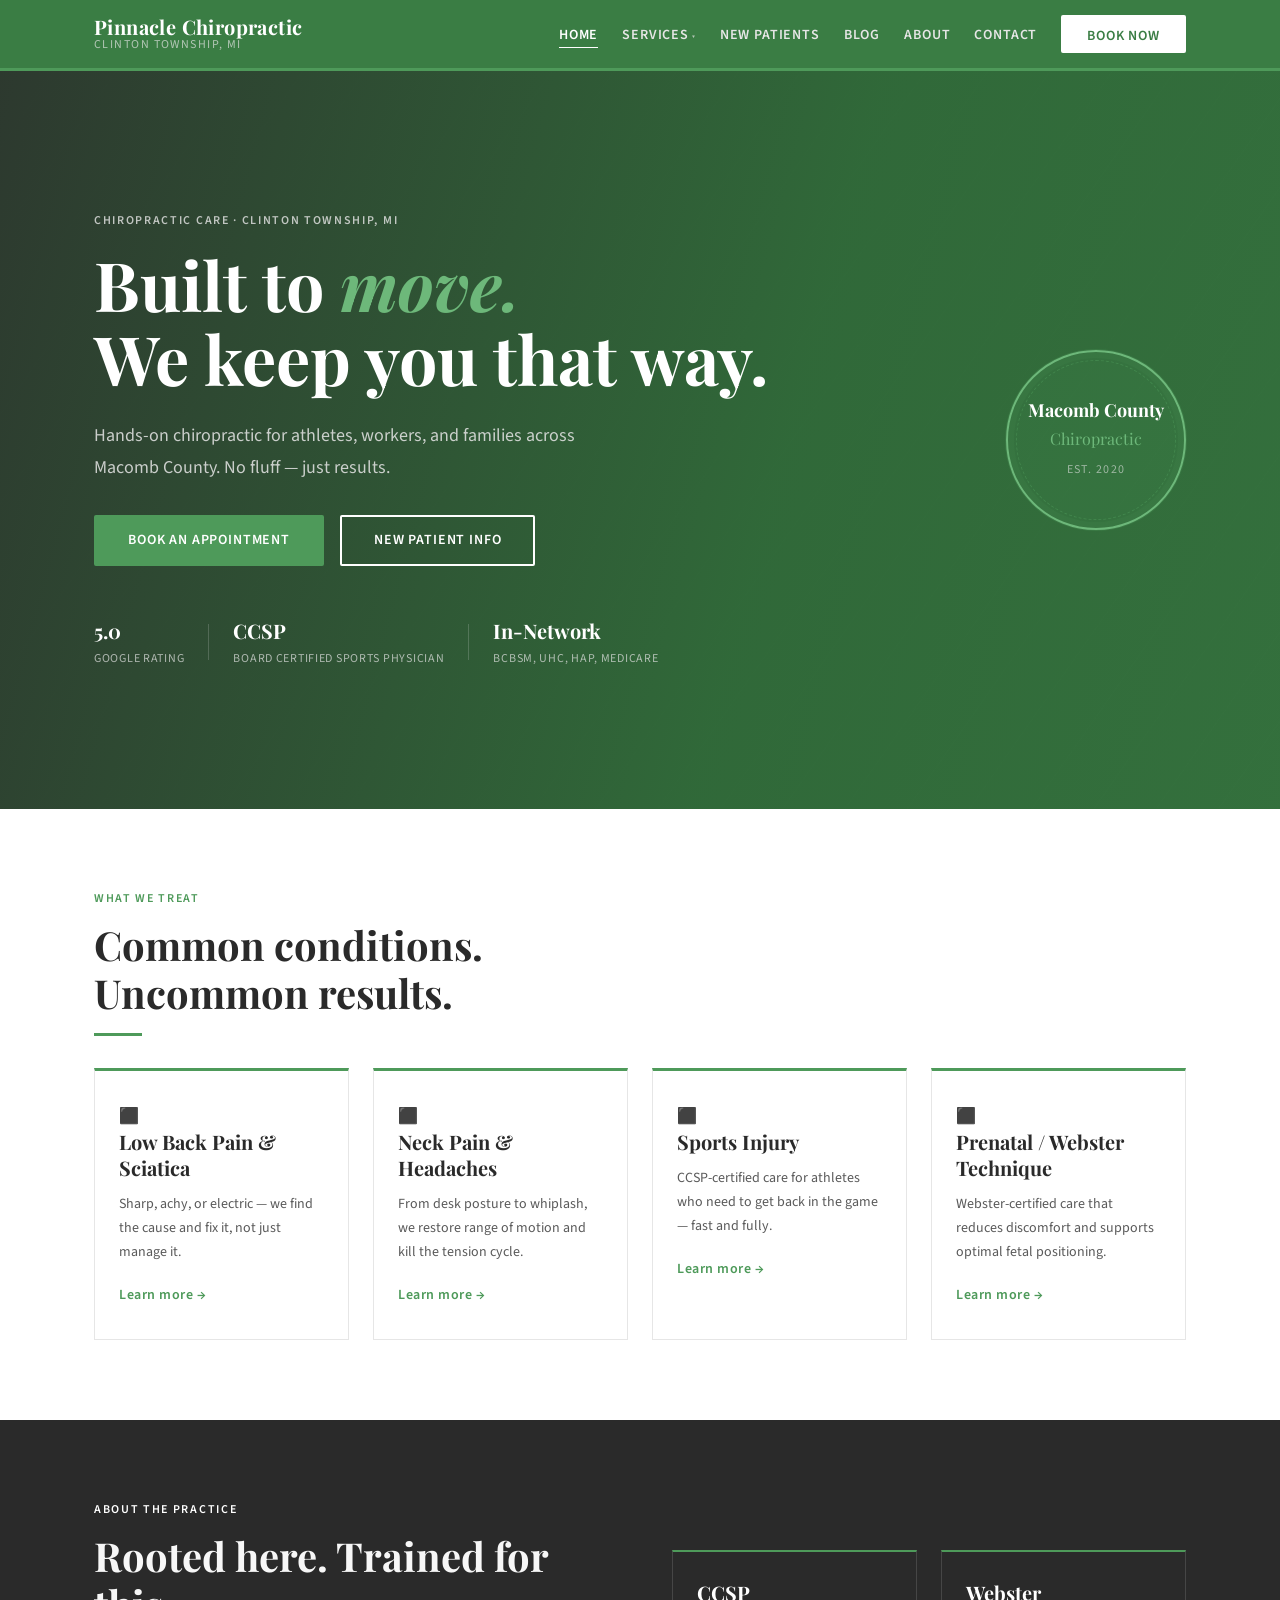
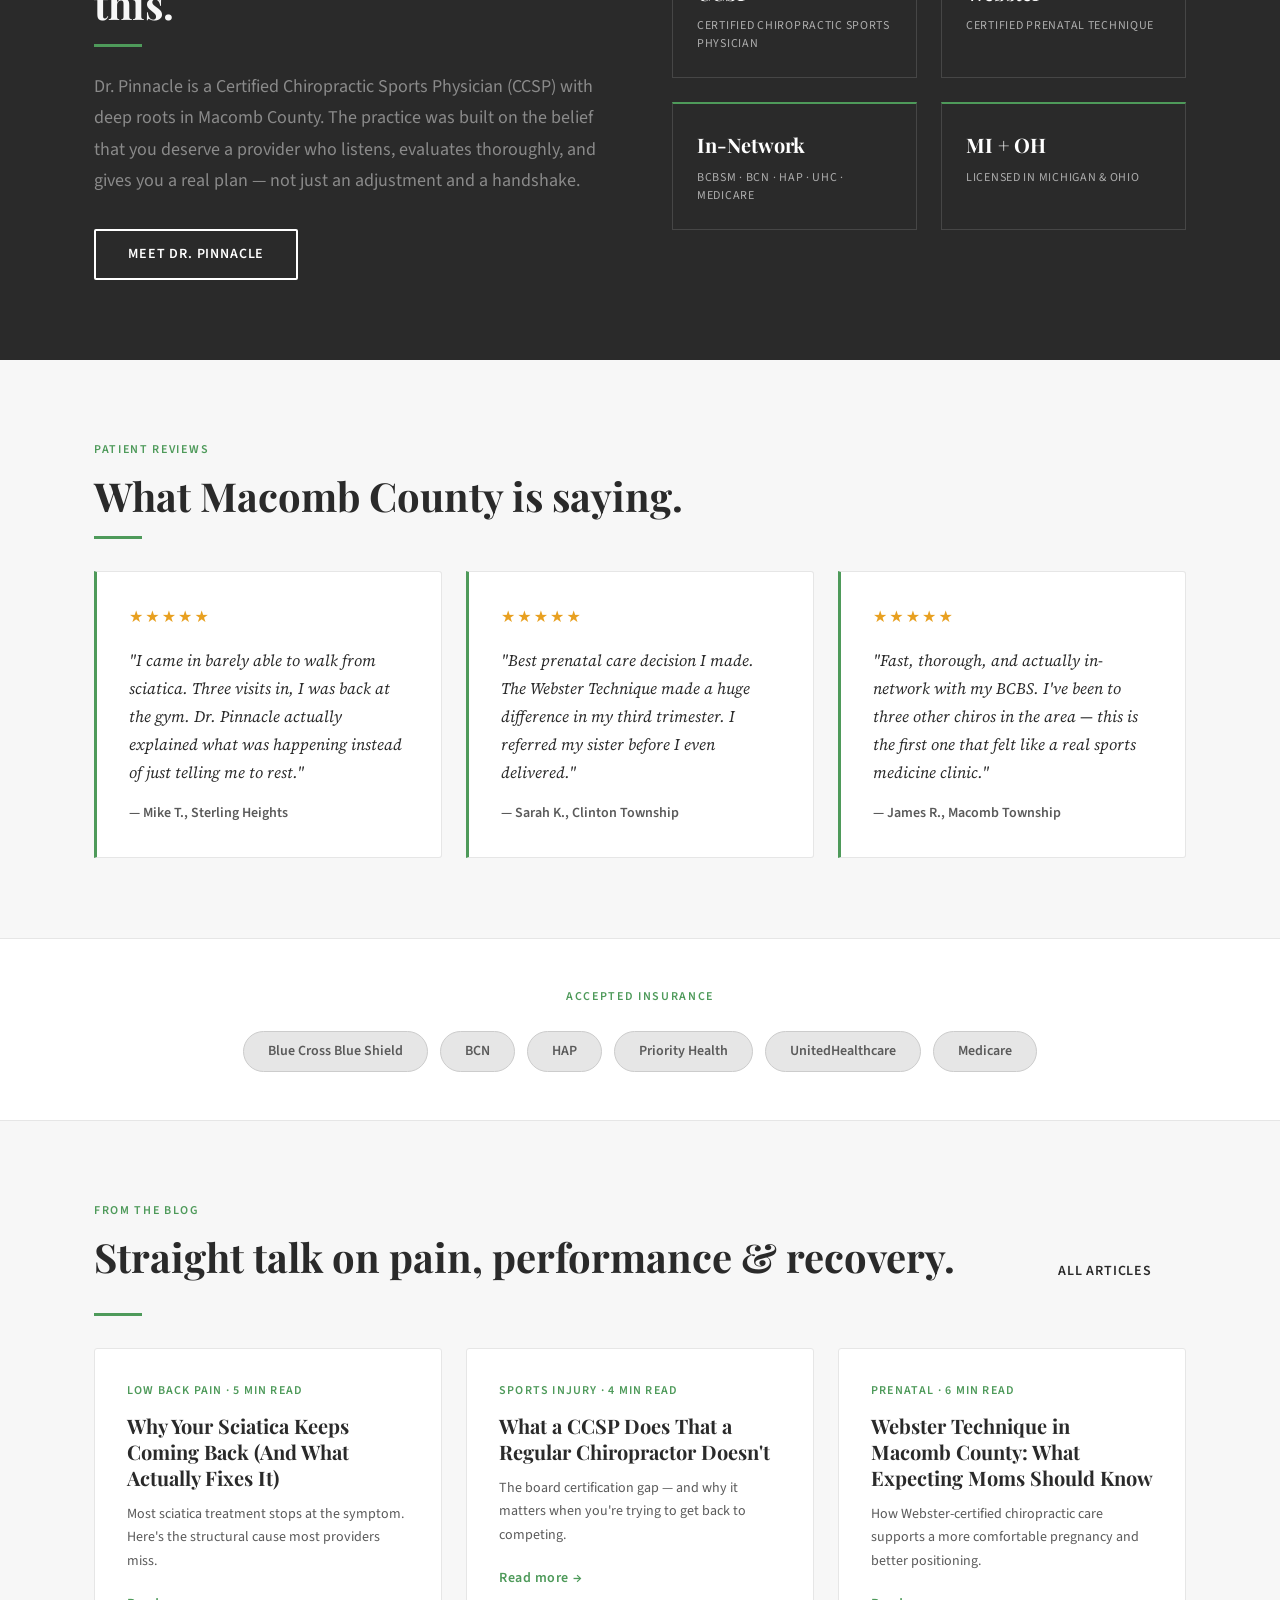
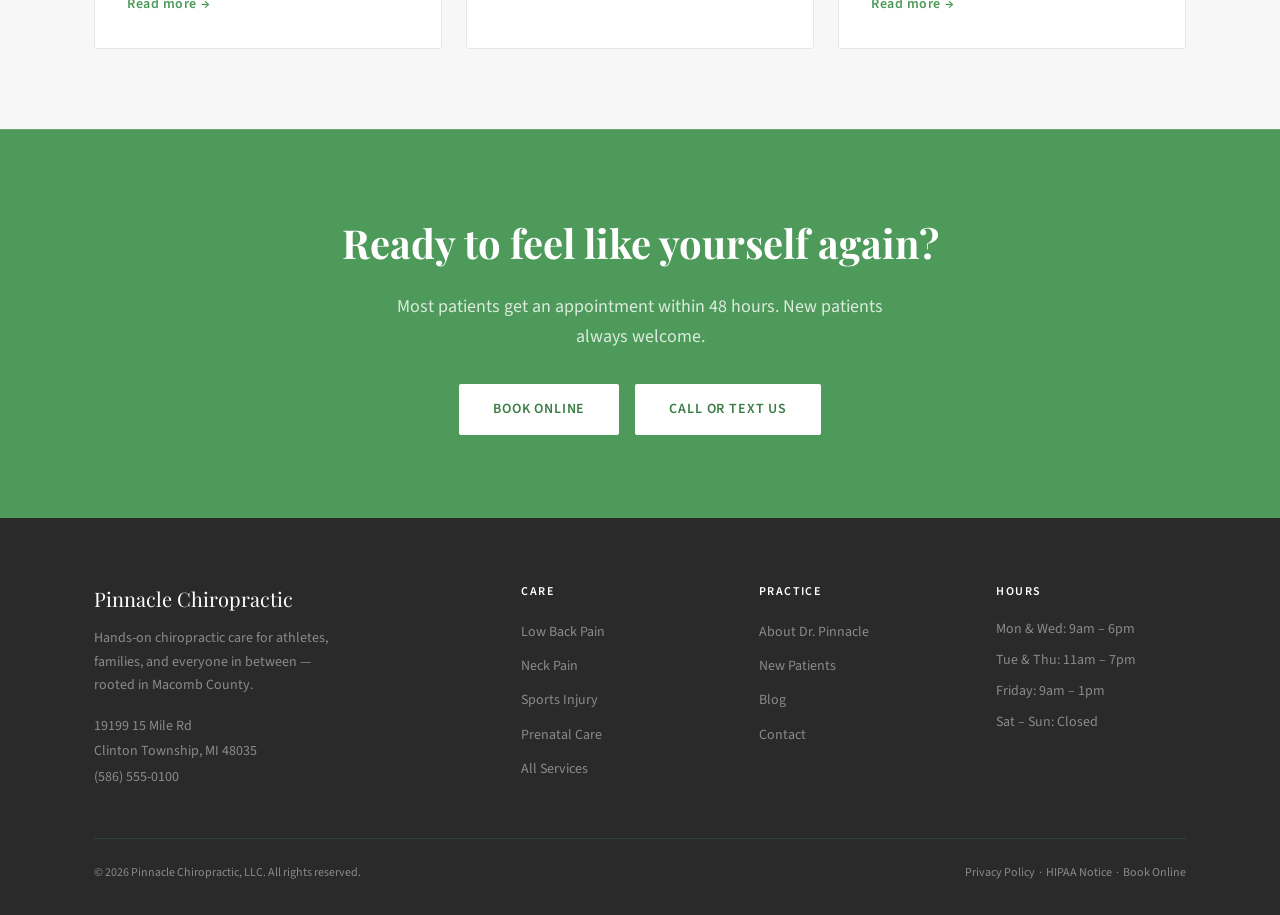
<file: index.html>
<!DOCTYPE html>
<html lang="en">
<head>
  <meta charset="UTF-8">
  <meta name="viewport" content="width=device-width, initial-scale=1.0">
  <meta name="description" content="Pinnacle Chiropractic in Clinton Township, MI — hands-on chiropractic care for low back pain, neck pain, sports injuries, and prenatal care. Book today.">
  <title>Pinnacle Chiropractic | Clinton Township, MI</title>
  <link rel="stylesheet" href="/css/style.css">
  <link rel="stylesheet" href="/css/home.css">

  <!-- Local Business Schema -->
  <script type="application/ld+json">
  {
    "@context": "https://schema.org",
    "@type": "MedicalBusiness",
    "name": "Pinnacle Chiropractic",
    "url": "https://pinnaclechiromi.com",
    "telephone": "+15865550100",
    "address": {
      "@type": "PostalAddress",
      "streetAddress": "19199 15 Mile Rd",
      "addressLocality": "Clinton Township",
      "addressRegion": "MI",
      "postalCode": "48035"
    },
    "geo": {
      "@type": "GeoCoordinates",
      "latitude": 42.5842,
      "longitude": -82.9260
    },
    "openingHoursSpecification": [
      { "@type": "OpeningHoursSpecification", "dayOfWeek": ["Monday","Wednesday"], "opens": "09:00", "closes": "18:00" },
      { "@type": "OpeningHoursSpecification", "dayOfWeek": ["Tuesday","Thursday"], "opens": "11:00", "closes": "19:00" },
      { "@type": "OpeningHoursSpecification", "dayOfWeek": "Friday", "opens": "09:00", "closes": "13:00" }
    ]
  }
  </script>
</head>
<body>

  <!-- NAV injected by layout.js -->

  <!-- ============================================================
       HERO
       To add your photo: replace the bg-placeholder div with:
       <img src="/images/hero-bg.jpg" alt="" class="hero-bg-img" aria-hidden="true">
       Recommended: wide landscape photo, at least 1600x900px
  ============================================================ -->
  <section class="home-hero">
    <!-- PHOTO SLOT: swap this div for an <img> tag when ready -->
    <div class="hero-bg-placeholder"></div>
    <div class="hero-overlay"></div>
    <div class="container hero-inner">
      <div class="hero-content">
        <p class="hero-eyebrow">Chiropractic Care · Clinton Township, MI</p>
        <h1>Built to <em>move.</em><br>We keep you that way.</h1>
        <p class="hero-sub">Hands-on chiropractic for athletes, workers, and families across Macomb County. No fluff — just results.</p>
        <div class="hero-actions">
          <a href="https://pinnaclechiro.janeapp.com" class="btn btn-primary" target="_blank" rel="noopener">Book an Appointment</a>
          <a href="/pages/new-patient.html" class="btn btn-outline">New Patient Info</a>
        </div>
        <div class="hero-trust">
          <div class="trust-item">
            <span class="trust-num">5.0</span>
            <span class="trust-label">Google Rating</span>
          </div>
          <div class="trust-divider"></div>
          <div class="trust-item">
            <span class="trust-num">CCSP</span>
            <span class="trust-label">Board Certified Sports Physician</span>
          </div>
          <div class="trust-divider"></div>
          <div class="trust-item">
            <span class="trust-num">In-Network</span>
            <span class="trust-label">BCBSM, UHC, HAP, Medicare</span>
          </div>
        </div>
      </div>
      <div class="hero-badge">
        <div class="badge-ring">
          <span class="badge-primary">Macomb County</span>
          <span class="badge-secondary">Chiropractic</span>
          <span class="badge-est">Est. 2020</span>
        </div>
      </div>
    </div>
  </section>

  <!-- ============================================================
       CONDITIONS GRID
  ============================================================ -->
  <section class="section bg-white" id="conditions">
    <div class="container">
      <p class="section-label">What We Treat</p>
      <h2 class="section-title">Common conditions.<br>Uncommon results.</h2>
      <div class="rule-divider"></div>

      <div class="conditions-grid">

        <a href="/pages/condition-low-back.html" class="condition-card">
          <div class="condition-icon">⬛</div>
          <h3>Low Back Pain &amp; Sciatica</h3>
          <p>Sharp, achy, or electric — we find the cause and fix it, not just manage it.</p>
          <span class="card-arrow">Learn more →</span>
        </a>

        <a href="/pages/condition-neck.html" class="condition-card">
          <div class="condition-icon">⬛</div>
          <h3>Neck Pain &amp; Headaches</h3>
          <p>From desk posture to whiplash, we restore range of motion and kill the tension cycle.</p>
          <span class="card-arrow">Learn more →</span>
        </a>

        <a href="/pages/condition-sports.html" class="condition-card">
          <div class="condition-icon">⬛</div>
          <h3>Sports Injury</h3>
          <p>CCSP-certified care for athletes who need to get back in the game — fast and fully.</p>
          <span class="card-arrow">Learn more →</span>
        </a>

        <a href="/pages/condition-prenatal.html" class="condition-card">
          <div class="condition-icon">⬛</div>
          <h3>Prenatal / Webster Technique</h3>
          <p>Webster-certified care that reduces discomfort and supports optimal fetal positioning.</p>
          <span class="card-arrow">Learn more →</span>
        </a>

      </div>
    </div>
  </section>

  <!-- ============================================================
       ABOUT STRIP
  ============================================================ -->
  <section class="section bg-dark about-strip">
    <div class="container about-strip-inner">
      <div class="about-text">
        <p class="section-label" style="color:var(--forest-light)">About the Practice</p>
        <h2 class="section-title" style="color:var(--cream)">Rooted here. Trained for this.</h2>
        <div class="rule-divider"></div>
        <p style="color:var(--slate-light);font-size:var(--text-lg);line-height:1.75;margin-bottom:var(--space-8)">
          Dr. Pinnacle is a Certified Chiropractic Sports Physician (CCSP) with deep roots in Macomb County. 
          The practice was built on the belief that you deserve a provider who listens, evaluates thoroughly, 
          and gives you a real plan — not just an adjustment and a handshake.
        </p>
        <a href="/pages/about.html" class="btn btn-outline">Meet Dr. Pinnacle</a>
      </div>
      <div class="about-credentials">
        <div class="cred-item">
          <span class="cred-title">CCSP</span>
          <span class="cred-desc">Certified Chiropractic Sports Physician</span>
        </div>
        <div class="cred-item">
          <span class="cred-title">Webster</span>
          <span class="cred-desc">Certified Prenatal Technique</span>
        </div>
        <div class="cred-item">
          <span class="cred-title">In-Network</span>
          <span class="cred-desc">BCBSM · BCN · HAP · UHC · Medicare</span>
        </div>
        <div class="cred-item">
          <span class="cred-title">MI + OH</span>
          <span class="cred-desc">Licensed in Michigan &amp; Ohio</span>
        </div>
      </div>
    </div>
  </section>

  <!-- ============================================================
       TESTIMONIALS
  ============================================================ -->
  <section class="section bg-cream" id="reviews">
    <div class="container">
      <p class="section-label">Patient Reviews</p>
      <h2 class="section-title">What Macomb County is saying.</h2>
      <div class="rule-divider"></div>

      <div class="testimonials-grid">
        <div class="testimonial">
          <div class="stars">★★★★★</div>
          <p>"I came in barely able to walk from sciatica. Three visits in, I was back at the gym. Dr. Pinnacle actually explained what was happening instead of just telling me to rest."</p>
          <div class="testimonial-author">— Mike T., Sterling Heights</div>
        </div>
        <div class="testimonial">
          <div class="stars">★★★★★</div>
          <p>"Best prenatal care decision I made. The Webster Technique made a huge difference in my third trimester. I referred my sister before I even delivered."</p>
          <div class="testimonial-author">— Sarah K., Clinton Township</div>
        </div>
        <div class="testimonial">
          <div class="stars">★★★★★</div>
          <p>"Fast, thorough, and actually in-network with my BCBS. I've been to three other chiros in the area — this is the first one that felt like a real sports medicine clinic."</p>
          <div class="testimonial-author">— James R., Macomb Township</div>
        </div>
      </div>
    </div>
  </section>

  <!-- ============================================================
       INSURANCE STRIP
  ============================================================ -->
  <section class="section-sm bg-white insurance-strip">
    <div class="container">
      <p class="section-label" style="text-align:center;margin-bottom:var(--space-6)">Accepted Insurance</p>
      <div class="insurance-logos">
        <span class="ins-badge">Blue Cross Blue Shield</span>
        <span class="ins-badge">BCN</span>
        <span class="ins-badge">HAP</span>
        <span class="ins-badge">Priority Health</span>
        <span class="ins-badge">UnitedHealthcare</span>
        <span class="ins-badge">Medicare</span>
      </div>
    </div>
  </section>

  <!-- ============================================================
       BLOG PREVIEW
  ============================================================ -->
  <section class="section bg-cream" id="blog-preview">
    <div class="container">
      <div class="blog-preview-header">
        <div>
          <p class="section-label">From the Blog</p>
          <h2 class="section-title">Straight talk on pain, performance &amp; recovery.</h2>
        </div>
        <a href="/pages/blog.html" class="btn btn-brown">All Articles</a>
      </div>
      <div class="rule-divider"></div>

      <div class="blog-grid">
        <a href="/pages/blog.html" class="blog-card">
          <div class="blog-card-meta">Low Back Pain · 5 min read</div>
          <h3>Why Your Sciatica Keeps Coming Back (And What Actually Fixes It)</h3>
          <p>Most sciatica treatment stops at the symptom. Here's the structural cause most providers miss.</p>
          <span class="card-arrow">Read more →</span>
        </a>
        <a href="/pages/blog.html" class="blog-card">
          <div class="blog-card-meta">Sports Injury · 4 min read</div>
          <h3>What a CCSP Does That a Regular Chiropractor Doesn't</h3>
          <p>The board certification gap — and why it matters when you're trying to get back to competing.</p>
          <span class="card-arrow">Read more →</span>
        </a>
        <a href="/pages/blog.html" class="blog-card">
          <div class="blog-card-meta">Prenatal · 6 min read</div>
          <h3>Webster Technique in Macomb County: What Expecting Moms Should Know</h3>
          <p>How Webster-certified chiropractic care supports a more comfortable pregnancy and better positioning.</p>
          <span class="card-arrow">Read more →</span>
        </a>
      </div>
    </div>
  </section>

  <!-- ============================================================
       FINAL CTA
  ============================================================ -->
  <section class="section bg-primary final-cta">
    <div class="container" style="text-align:center">
      <h2 style="font-family:var(--font-display);font-size:clamp(var(--text-2xl),4vw,var(--text-4xl));color:var(--white);margin-bottom:var(--space-4)">
        Ready to feel like yourself again?
      </h2>
      <p style="color:rgba(255,255,255,0.8);font-size:var(--text-lg);margin-bottom:var(--space-8);max-width:500px;margin-inline:auto">
        Most patients get an appointment within 48 hours. New patients always welcome.
      </p>
      <div style="display:flex;gap:var(--space-4);justify-content:center;flex-wrap:wrap">
        <a href="https://pinnaclechiro.janeapp.com" class="btn" style="background:var(--white);color:var(--primary-dark);border-color:var(--white)">Book Online</a>
        <a href="/pages/contact.html" class="btn" style="background:var(--white);color:var(--primary-dark);border-color:var(--white)">Call or Text Us</a>
      </div>
    </div>
  </section>

  <!-- FOOTER injected by layout.js -->

  <script src="/js/layout.js"></script>
</body>
</html>
</file>
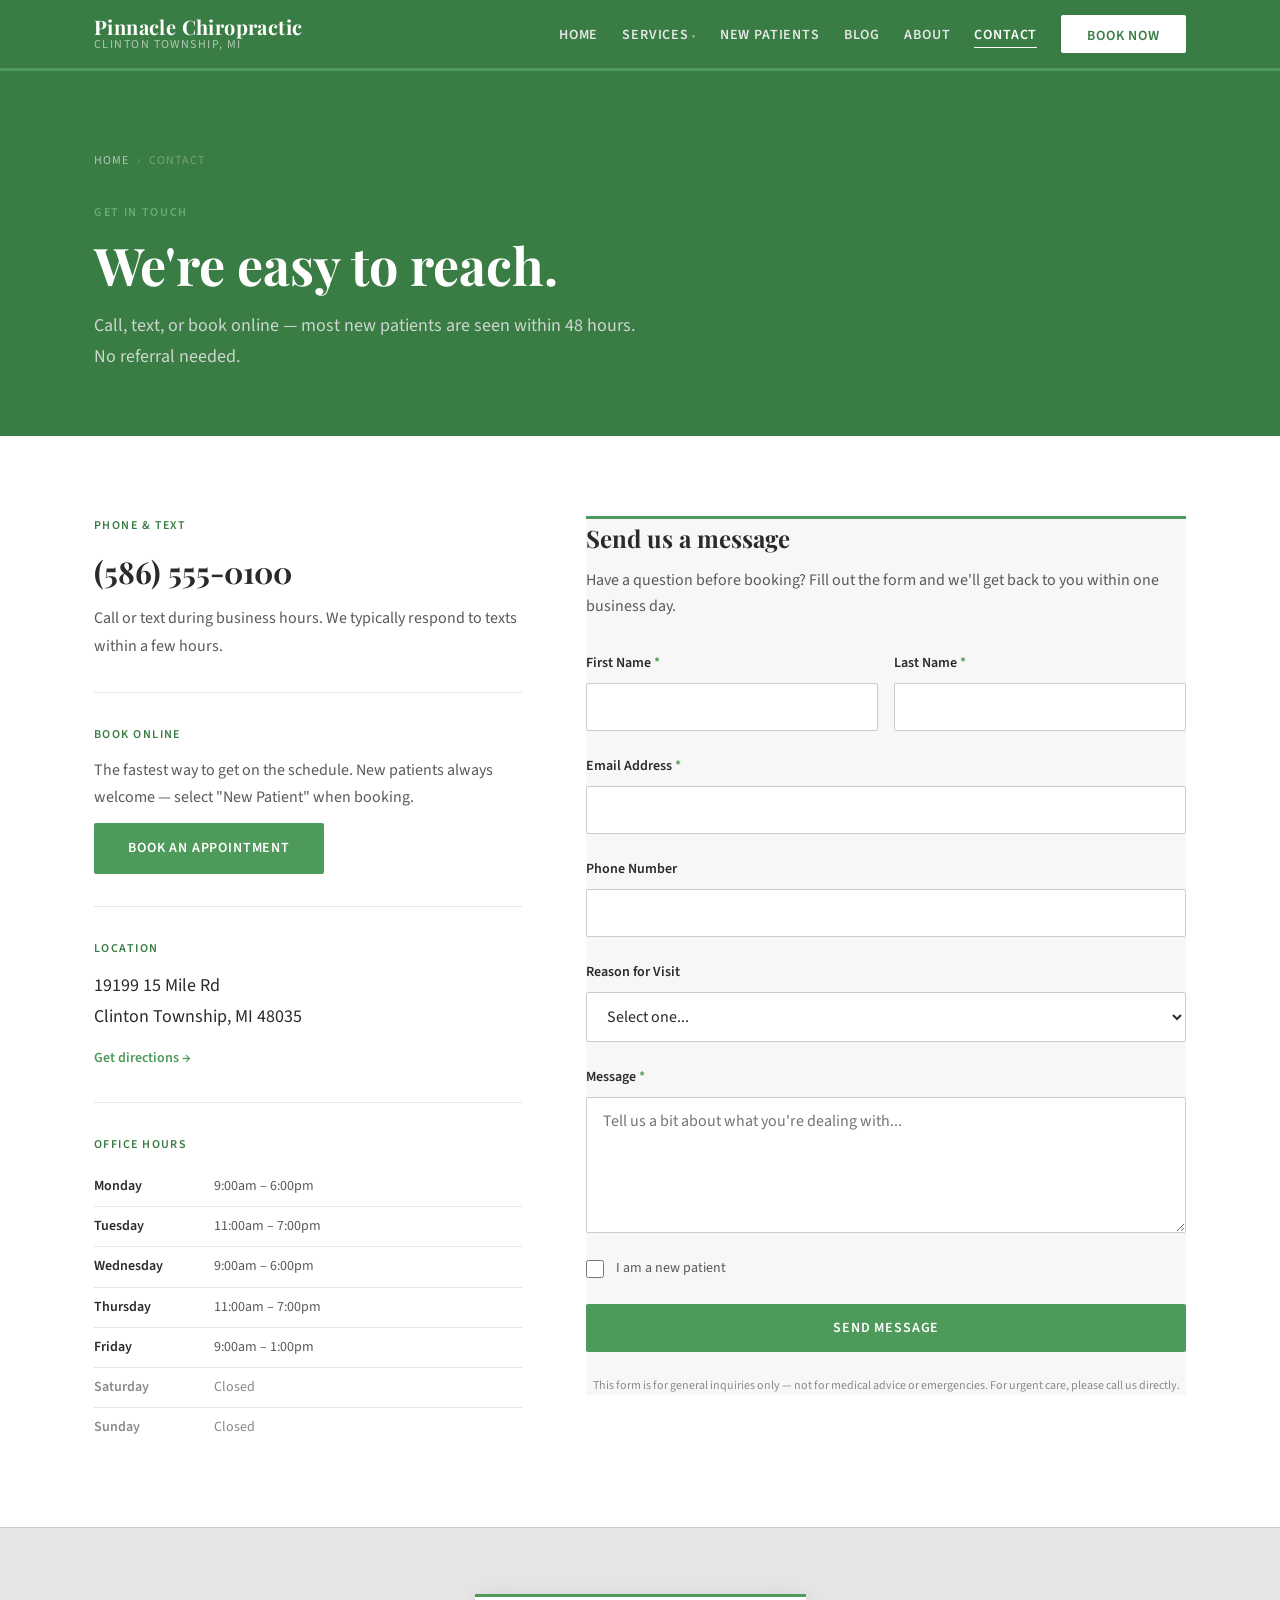
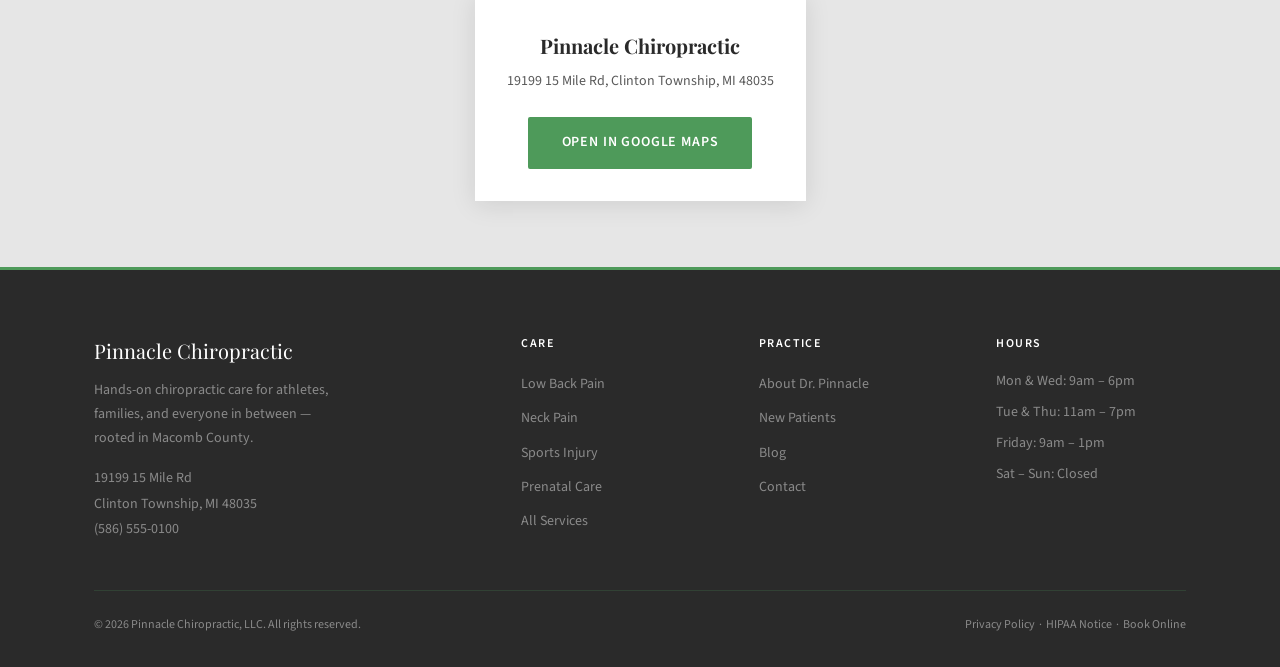
<file: pages/contact.html>
<!DOCTYPE html>
<html lang="en">
<head>
  <meta charset="UTF-8">
  <meta name="viewport" content="width=device-width, initial-scale=1.0">
  <meta name="description" content="Contact Pinnacle Chiropractic in Clinton Township, MI. Call, text, or book online — most new patients seen within 48 hours. Serving Macomb County.">
  <title>Contact | Pinnacle Chiropractic | Clinton Township, MI</title>
  <link rel="stylesheet" href="/css/style.css">
  <link rel="stylesheet" href="/css/interior.css">
  <link rel="stylesheet" href="/css/contact.css">
</head>
<body>

  <section class="page-hero">
    <div class="container">
      <nav class="breadcrumb" aria-label="Breadcrumb">
        <a href="/index.html">Home</a>
        <span>›</span>
        <span>Contact</span>
      </nav>
      <p class="eyebrow">Get In Touch</p>
      <h1>We're easy to reach.</h1>
      <p>Call, text, or book online — most new patients are seen within 48 hours. No referral needed.</p>
    </div>
  </section>

  <!-- ============================================================
       CONTACT GRID
  ============================================================ -->
  <section class="section bg-white">
    <div class="container">
      <div class="contact-grid">

        <!-- LEFT: Info -->
        <div class="contact-info">

          <div class="contact-block">
            <h3>Phone &amp; Text</h3>
            <a href="tel:5865550100" class="contact-phone">(586) 555-0100</a>
            <p>Call or text during business hours. We typically respond to texts within a few hours.</p>
          </div>

          <div class="contact-block">
            <h3>Book Online</h3>
            <p>The fastest way to get on the schedule. New patients always welcome — select "New Patient" when booking.</p>
            <a href="https://pinnaclechiro.janeapp.com" class="btn btn-primary" target="_blank" rel="noopener" style="margin-top:var(--space-3)">Book an Appointment</a>
          </div>

          <div class="contact-block">
            <h3>Location</h3>
            <address class="contact-address">
              19199 15 Mile Rd<br>
              Clinton Township, MI 48035
            </address>
            <a href="https://maps.google.com/?q=19199+15+Mile+Rd+Clinton+Township+MI+48035" target="_blank" rel="noopener" class="map-link">Get directions →</a>
          </div>

          <div class="contact-block">
            <h3>Office Hours</h3>
            <table class="hours-table">
              <tr><td>Monday</td><td>9:00am – 6:00pm</td></tr>
              <tr><td>Tuesday</td><td>11:00am – 7:00pm</td></tr>
              <tr><td>Wednesday</td><td>9:00am – 6:00pm</td></tr>
              <tr><td>Thursday</td><td>11:00am – 7:00pm</td></tr>
              <tr><td>Friday</td><td>9:00am – 1:00pm</td></tr>
              <tr class="closed"><td>Saturday</td><td>Closed</td></tr>
              <tr class="closed"><td>Sunday</td><td>Closed</td></tr>
            </table>
          </div>

        </div>

        <!-- RIGHT: Form -->
        <div class="contact-form-wrap">
          <h2>Send us a message</h2>
          <p>Have a question before booking? Fill out the form and we'll get back to you within one business day.</p>

          <form class="contact-form" name="contact" method="POST" data-netlify="true" netlify-honeypot="bot-field">
            <input type="hidden" name="form-name" value="contact">
            <p class="hidden"><label>Don't fill this out: <input name="bot-field"></label></p>

            <div class="form-row">
              <div class="form-group">
                <label for="first-name">First Name <span class="required">*</span></label>
                <input type="text" id="first-name" name="first-name" required autocomplete="given-name">
              </div>
              <div class="form-group">
                <label for="last-name">Last Name <span class="required">*</span></label>
                <input type="text" id="last-name" name="last-name" required autocomplete="family-name">
              </div>
            </div>

            <div class="form-group">
              <label for="email">Email Address <span class="required">*</span></label>
              <input type="email" id="email" name="email" required autocomplete="email">
            </div>

            <div class="form-group">
              <label for="phone">Phone Number</label>
              <input type="tel" id="phone" name="phone" autocomplete="tel">
            </div>

            <div class="form-group">
              <label for="reason">Reason for Visit</label>
              <select id="reason" name="reason">
                <option value="">Select one...</option>
                <option>Low Back Pain / Sciatica</option>
                <option>Neck Pain / Headaches</option>
                <option>Sports Injury</option>
                <option>Prenatal / Webster Technique</option>
                <option>General Chiropractic Care</option>
                <option>Insurance Question</option>
                <option>Other</option>
              </select>
            </div>

            <div class="form-group">
              <label for="message">Message <span class="required">*</span></label>
              <textarea id="message" name="message" rows="5" required placeholder="Tell us a bit about what you're dealing with..."></textarea>
            </div>

            <div class="form-group form-check">
              <label class="checkbox-label">
                <input type="checkbox" name="new-patient">
                <span>I am a new patient</span>
              </label>
            </div>

            <button type="submit" class="btn btn-primary btn-full">Send Message</button>

            <p class="form-disclaimer">This form is for general inquiries only — not for medical advice or emergencies. For urgent care, please call us directly.</p>
          </form>
        </div>

      </div>
    </div>
  </section>

  <!-- ============================================================
       MAP EMBED PLACEHOLDER
  ============================================================ -->
  <div class="map-placeholder">
    <div class="map-overlay">
      <div class="map-card">
        <strong>Pinnacle Chiropractic</strong>
        <span>19199 15 Mile Rd, Clinton Township, MI 48035</span>
        <a href="https://maps.google.com/?q=19199+15+Mile+Rd+Clinton+Township+MI+48035" target="_blank" rel="noopener" class="btn btn-primary" style="margin-top:var(--space-4)">Open in Google Maps</a>
      </div>
    </div>
  </div>

  <script src="/js/layout.js"></script>
</body>
</html>
</file>
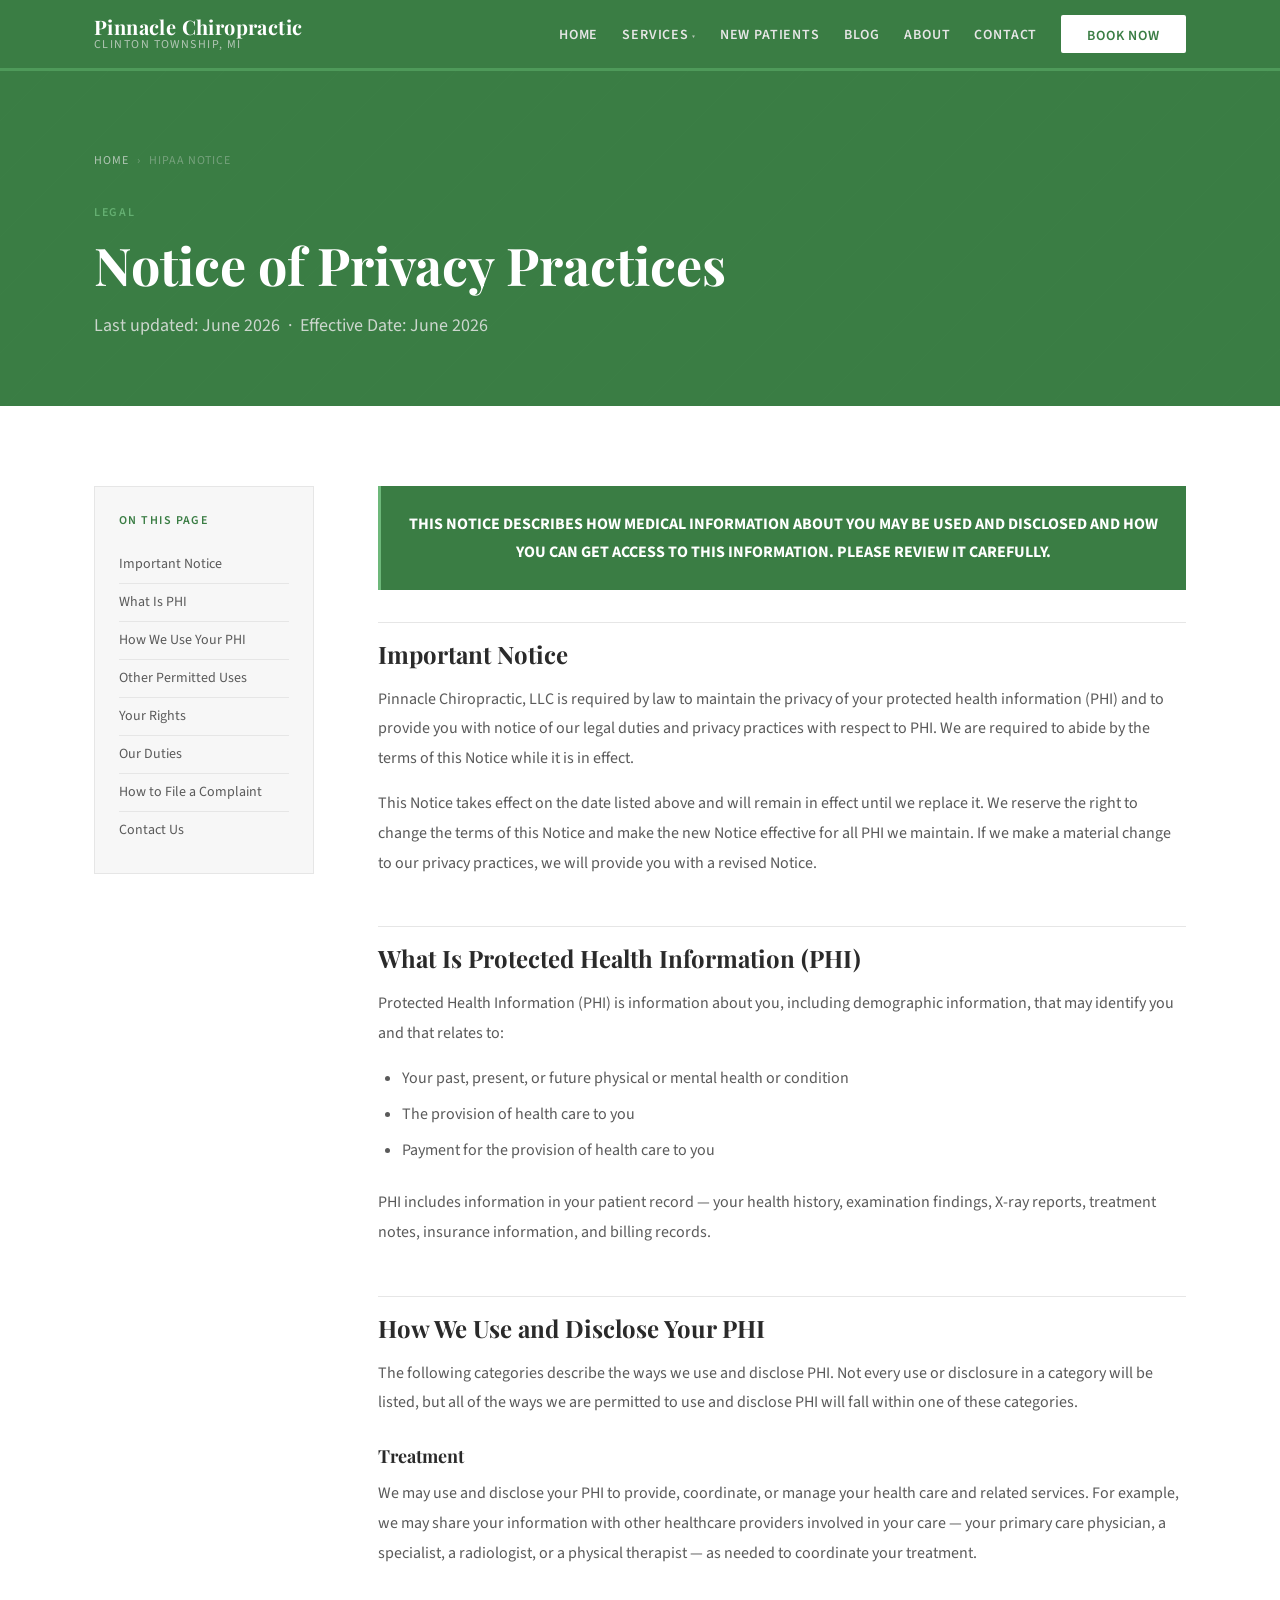
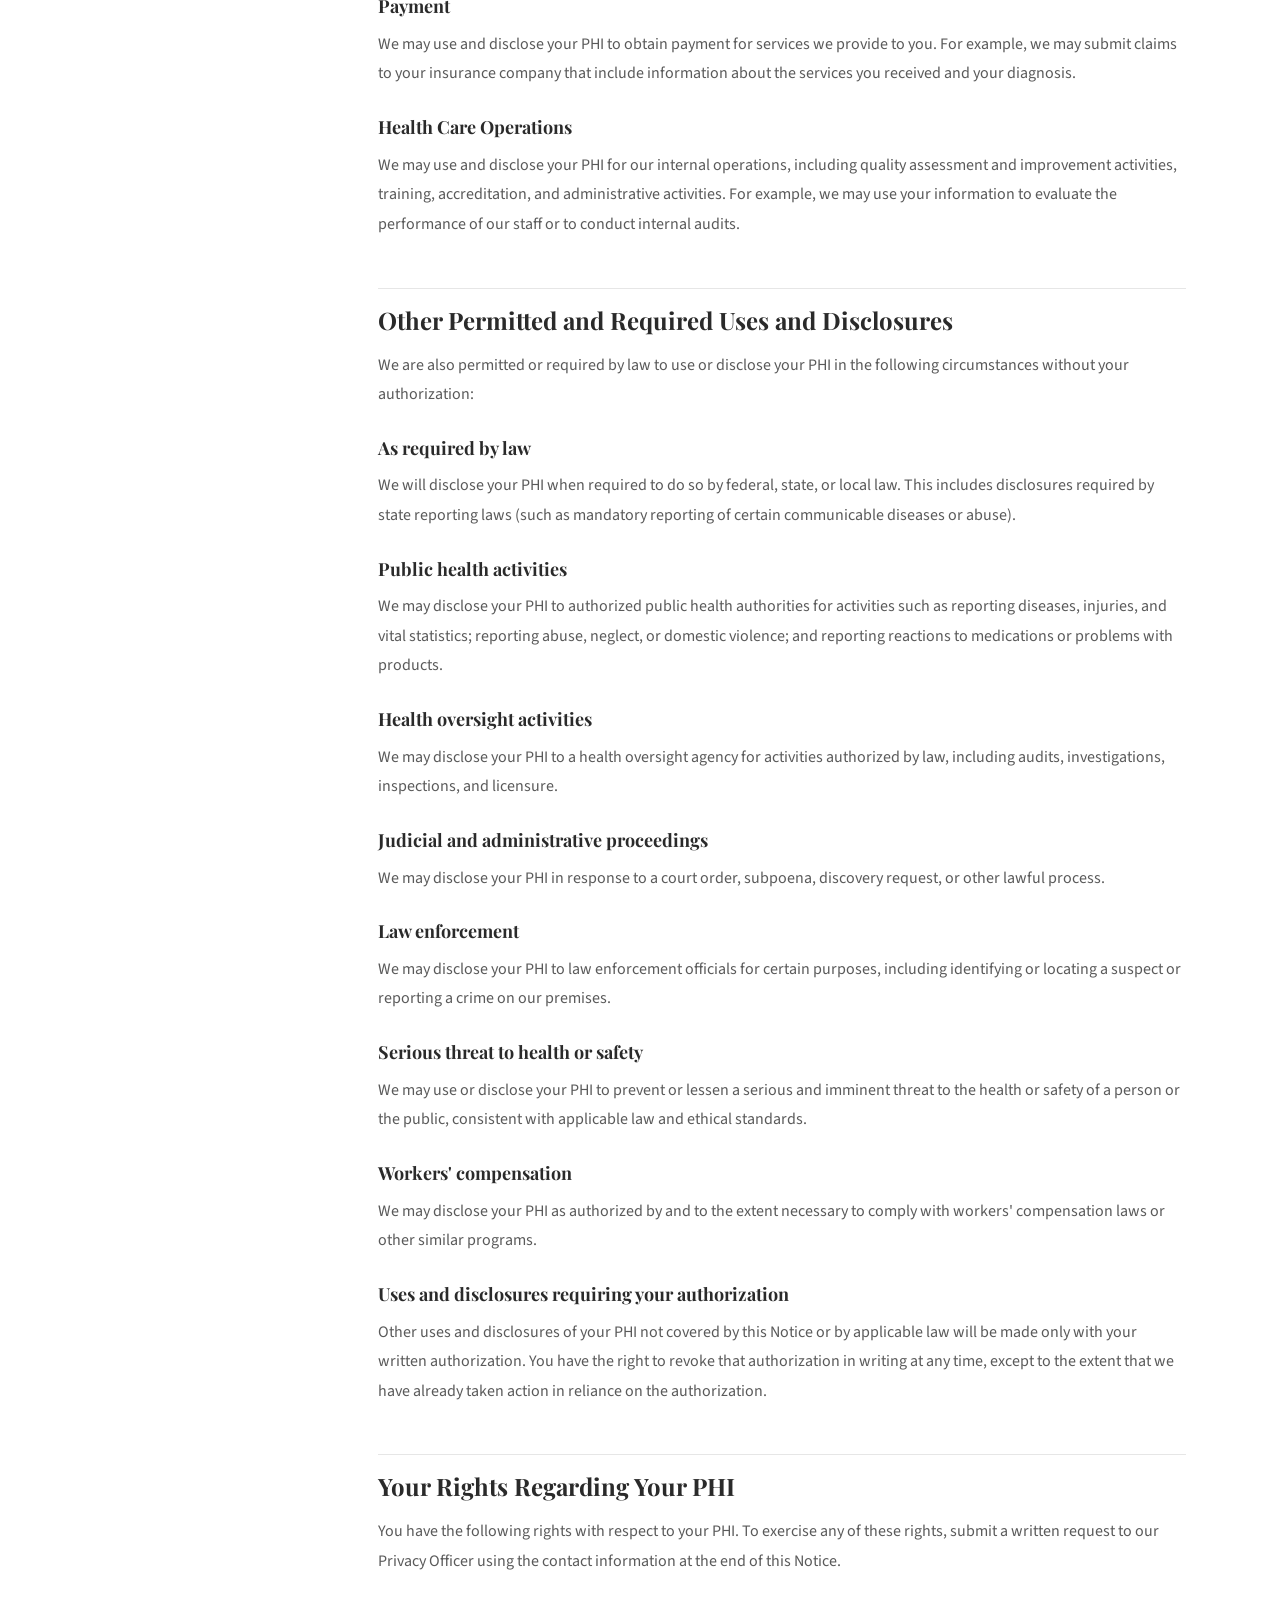
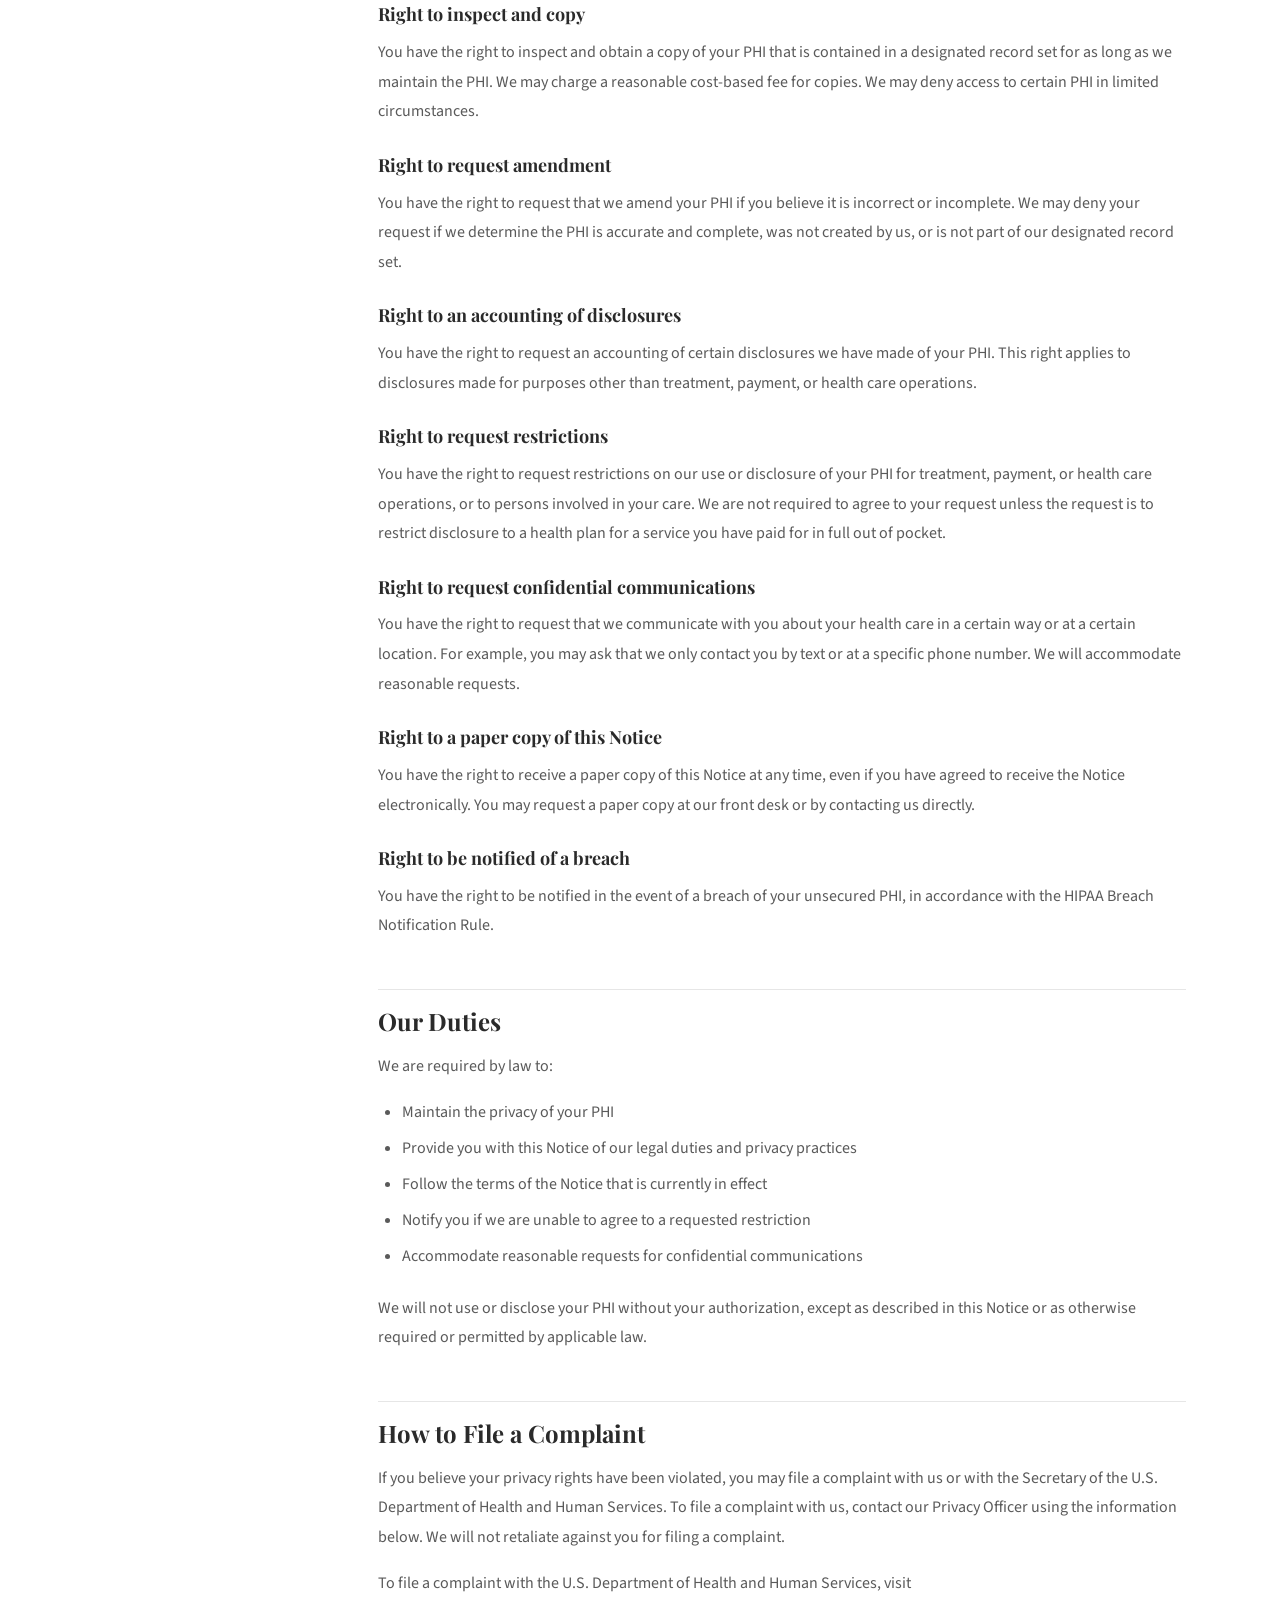
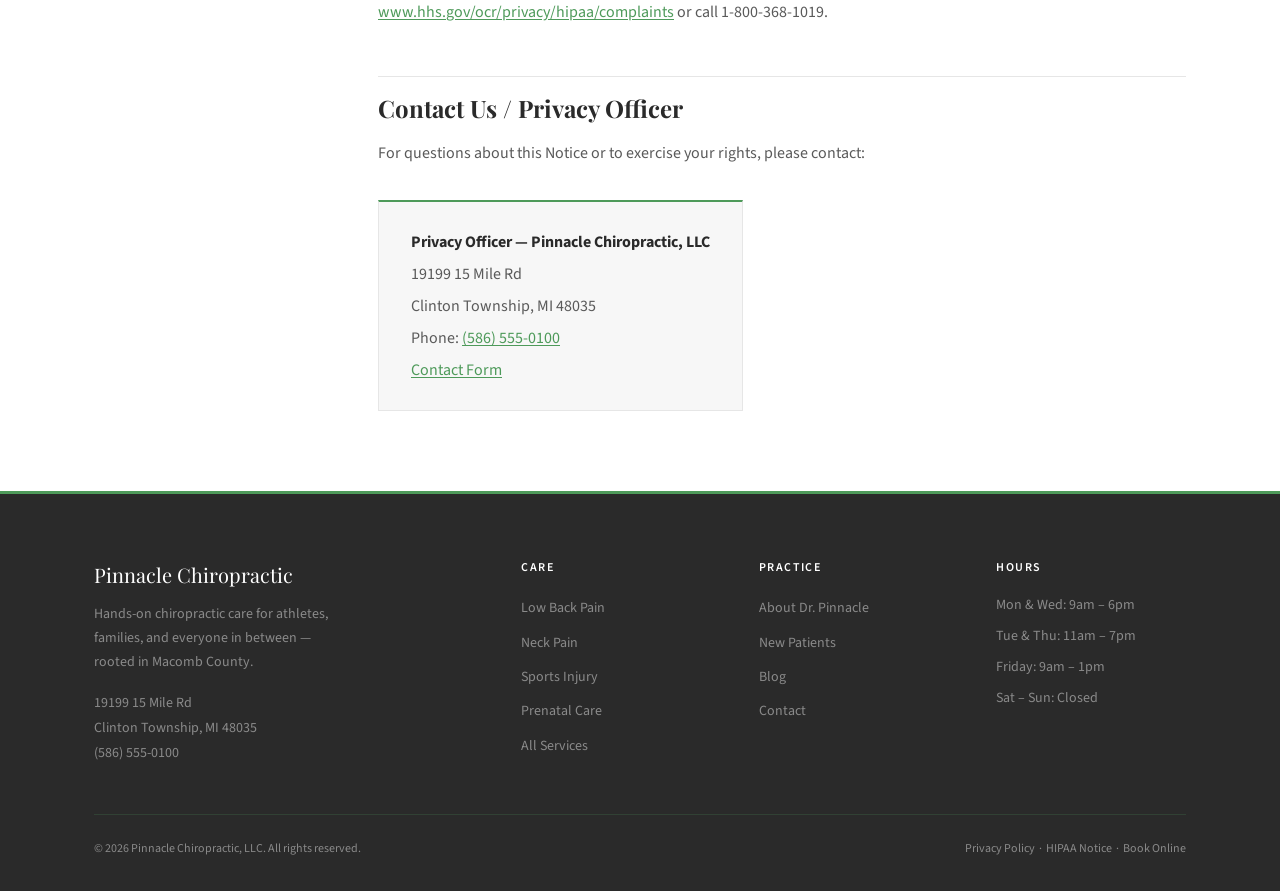
<file: pages/hipaa.html>
<!DOCTYPE html>
<html lang="en">
<head>
  <meta charset="UTF-8">
  <meta name="viewport" content="width=device-width, initial-scale=1.0">
  <meta name="description" content="HIPAA Notice of Privacy Practices for Pinnacle Chiropractic in Clinton Township, MI. Your rights regarding protected health information.">
  <title>HIPAA Notice of Privacy Practices | Pinnacle Chiropractic | Clinton Township, MI</title>
  <link rel="stylesheet" href="/css/style.css">
  <link rel="stylesheet" href="/css/interior.css">
  <link rel="stylesheet" href="/css/legal.css">
</head>
<body>

  <section class="page-hero">
    <div class="container">
      <nav class="breadcrumb" aria-label="Breadcrumb">
        <a href="/index.html">Home</a>
        <span>›</span>
        <span>HIPAA Notice</span>
      </nav>
      <p class="eyebrow">Legal</p>
      <h1>Notice of Privacy Practices</h1>
      <p>Last updated: June 2026 &nbsp;·&nbsp; Effective Date: June 2026</p>
    </div>
  </section>

  <section class="section bg-white">
    <div class="container">
      <div class="legal-grid">

        <nav class="legal-toc">
          <p class="toc-label">On This Page</p>
          <ul>
            <li><a href="#important">Important Notice</a></li>
            <li><a href="#what-is-phi">What Is PHI</a></li>
            <li><a href="#how-we-use">How We Use Your PHI</a></li>
            <li><a href="#permitted-uses">Other Permitted Uses</a></li>
            <li><a href="#your-rights">Your Rights</a></li>
            <li><a href="#our-duties">Our Duties</a></li>
            <li><a href="#complaints">How to File a Complaint</a></li>
            <li><a href="#contact-us">Contact Us</a></li>
          </ul>
        </nav>

        <div class="legal-prose">

          <div class="legal-notice hipaa-notice">
            <strong>THIS NOTICE DESCRIBES HOW MEDICAL INFORMATION ABOUT YOU MAY BE USED AND DISCLOSED AND HOW YOU CAN GET ACCESS TO THIS INFORMATION. PLEASE REVIEW IT CAREFULLY.</strong>
          </div>

          <h2 id="important">Important Notice</h2>
          <p>Pinnacle Chiropractic, LLC is required by law to maintain the privacy of your protected health information (PHI) and to provide you with notice of our legal duties and privacy practices with respect to PHI. We are required to abide by the terms of this Notice while it is in effect.</p>
          <p>This Notice takes effect on the date listed above and will remain in effect until we replace it. We reserve the right to change the terms of this Notice and make the new Notice effective for all PHI we maintain. If we make a material change to our privacy practices, we will provide you with a revised Notice.</p>

          <h2 id="what-is-phi">What Is Protected Health Information (PHI)</h2>
          <p>Protected Health Information (PHI) is information about you, including demographic information, that may identify you and that relates to:</p>
          <ul>
            <li>Your past, present, or future physical or mental health or condition</li>
            <li>The provision of health care to you</li>
            <li>Payment for the provision of health care to you</li>
          </ul>
          <p>PHI includes information in your patient record — your health history, examination findings, X-ray reports, treatment notes, insurance information, and billing records.</p>

          <h2 id="how-we-use">How We Use and Disclose Your PHI</h2>
          <p>The following categories describe the ways we use and disclose PHI. Not every use or disclosure in a category will be listed, but all of the ways we are permitted to use and disclose PHI will fall within one of these categories.</p>

          <h3>Treatment</h3>
          <p>We may use and disclose your PHI to provide, coordinate, or manage your health care and related services. For example, we may share your information with other healthcare providers involved in your care — your primary care physician, a specialist, a radiologist, or a physical therapist — as needed to coordinate your treatment.</p>

          <h3>Payment</h3>
          <p>We may use and disclose your PHI to obtain payment for services we provide to you. For example, we may submit claims to your insurance company that include information about the services you received and your diagnosis.</p>

          <h3>Health Care Operations</h3>
          <p>We may use and disclose your PHI for our internal operations, including quality assessment and improvement activities, training, accreditation, and administrative activities. For example, we may use your information to evaluate the performance of our staff or to conduct internal audits.</p>

          <h2 id="permitted-uses">Other Permitted and Required Uses and Disclosures</h2>
          <p>We are also permitted or required by law to use or disclose your PHI in the following circumstances without your authorization:</p>

          <h3>As required by law</h3>
          <p>We will disclose your PHI when required to do so by federal, state, or local law. This includes disclosures required by state reporting laws (such as mandatory reporting of certain communicable diseases or abuse).</p>

          <h3>Public health activities</h3>
          <p>We may disclose your PHI to authorized public health authorities for activities such as reporting diseases, injuries, and vital statistics; reporting abuse, neglect, or domestic violence; and reporting reactions to medications or problems with products.</p>

          <h3>Health oversight activities</h3>
          <p>We may disclose your PHI to a health oversight agency for activities authorized by law, including audits, investigations, inspections, and licensure.</p>

          <h3>Judicial and administrative proceedings</h3>
          <p>We may disclose your PHI in response to a court order, subpoena, discovery request, or other lawful process.</p>

          <h3>Law enforcement</h3>
          <p>We may disclose your PHI to law enforcement officials for certain purposes, including identifying or locating a suspect or reporting a crime on our premises.</p>

          <h3>Serious threat to health or safety</h3>
          <p>We may use or disclose your PHI to prevent or lessen a serious and imminent threat to the health or safety of a person or the public, consistent with applicable law and ethical standards.</p>

          <h3>Workers' compensation</h3>
          <p>We may disclose your PHI as authorized by and to the extent necessary to comply with workers' compensation laws or other similar programs.</p>

          <h3>Uses and disclosures requiring your authorization</h3>
          <p>Other uses and disclosures of your PHI not covered by this Notice or by applicable law will be made only with your written authorization. You have the right to revoke that authorization in writing at any time, except to the extent that we have already taken action in reliance on the authorization.</p>

          <h2 id="your-rights">Your Rights Regarding Your PHI</h2>
          <p>You have the following rights with respect to your PHI. To exercise any of these rights, submit a written request to our Privacy Officer using the contact information at the end of this Notice.</p>

          <h3>Right to inspect and copy</h3>
          <p>You have the right to inspect and obtain a copy of your PHI that is contained in a designated record set for as long as we maintain the PHI. We may charge a reasonable cost-based fee for copies. We may deny access to certain PHI in limited circumstances.</p>

          <h3>Right to request amendment</h3>
          <p>You have the right to request that we amend your PHI if you believe it is incorrect or incomplete. We may deny your request if we determine the PHI is accurate and complete, was not created by us, or is not part of our designated record set.</p>

          <h3>Right to an accounting of disclosures</h3>
          <p>You have the right to request an accounting of certain disclosures we have made of your PHI. This right applies to disclosures made for purposes other than treatment, payment, or health care operations.</p>

          <h3>Right to request restrictions</h3>
          <p>You have the right to request restrictions on our use or disclosure of your PHI for treatment, payment, or health care operations, or to persons involved in your care. We are not required to agree to your request unless the request is to restrict disclosure to a health plan for a service you have paid for in full out of pocket.</p>

          <h3>Right to request confidential communications</h3>
          <p>You have the right to request that we communicate with you about your health care in a certain way or at a certain location. For example, you may ask that we only contact you by text or at a specific phone number. We will accommodate reasonable requests.</p>

          <h3>Right to a paper copy of this Notice</h3>
          <p>You have the right to receive a paper copy of this Notice at any time, even if you have agreed to receive the Notice electronically. You may request a paper copy at our front desk or by contacting us directly.</p>

          <h3>Right to be notified of a breach</h3>
          <p>You have the right to be notified in the event of a breach of your unsecured PHI, in accordance with the HIPAA Breach Notification Rule.</p>

          <h2 id="our-duties">Our Duties</h2>
          <p>We are required by law to:</p>
          <ul>
            <li>Maintain the privacy of your PHI</li>
            <li>Provide you with this Notice of our legal duties and privacy practices</li>
            <li>Follow the terms of the Notice that is currently in effect</li>
            <li>Notify you if we are unable to agree to a requested restriction</li>
            <li>Accommodate reasonable requests for confidential communications</li>
          </ul>
          <p>We will not use or disclose your PHI without your authorization, except as described in this Notice or as otherwise required or permitted by applicable law.</p>

          <h2 id="complaints">How to File a Complaint</h2>
          <p>If you believe your privacy rights have been violated, you may file a complaint with us or with the Secretary of the U.S. Department of Health and Human Services. To file a complaint with us, contact our Privacy Officer using the information below. We will not retaliate against you for filing a complaint.</p>
          <p>To file a complaint with the U.S. Department of Health and Human Services, visit <a href="https://www.hhs.gov/ocr/privacy/hipaa/complaints/" target="_blank" rel="noopener">www.hhs.gov/ocr/privacy/hipaa/complaints</a> or call 1-800-368-1019.</p>

          <h2 id="contact-us">Contact Us / Privacy Officer</h2>
          <p>For questions about this Notice or to exercise your rights, please contact:</p>
          <div class="legal-contact">
            <strong>Privacy Officer — Pinnacle Chiropractic, LLC</strong><br>
            19199 15 Mile Rd<br>
            Clinton Township, MI 48035<br>
            Phone: <a href="tel:5865550100">(586) 555-0100</a><br>
            <a href="/pages/contact.html">Contact Form</a>
          </div>

        </div>
      </div>
    </div>
  </section>

  <script src="/js/layout.js"></script>
</body>
</html>
</file>
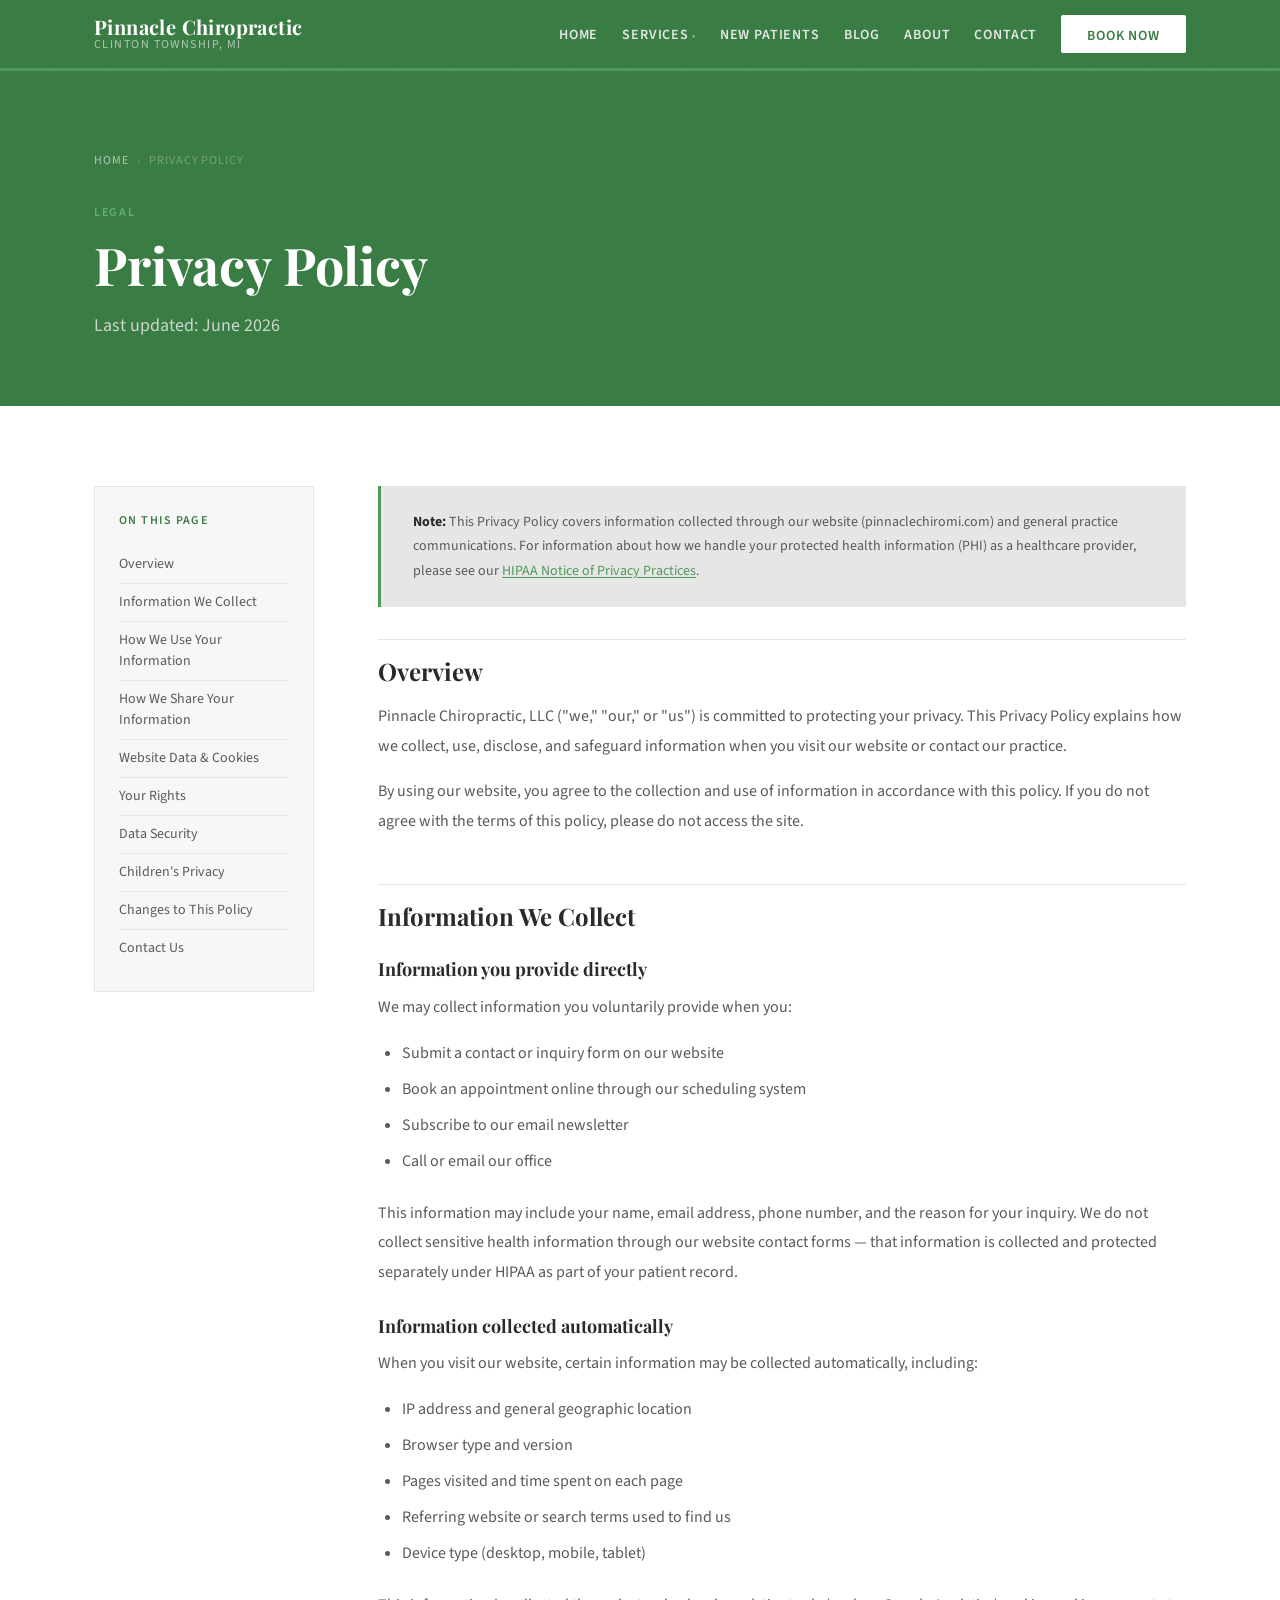
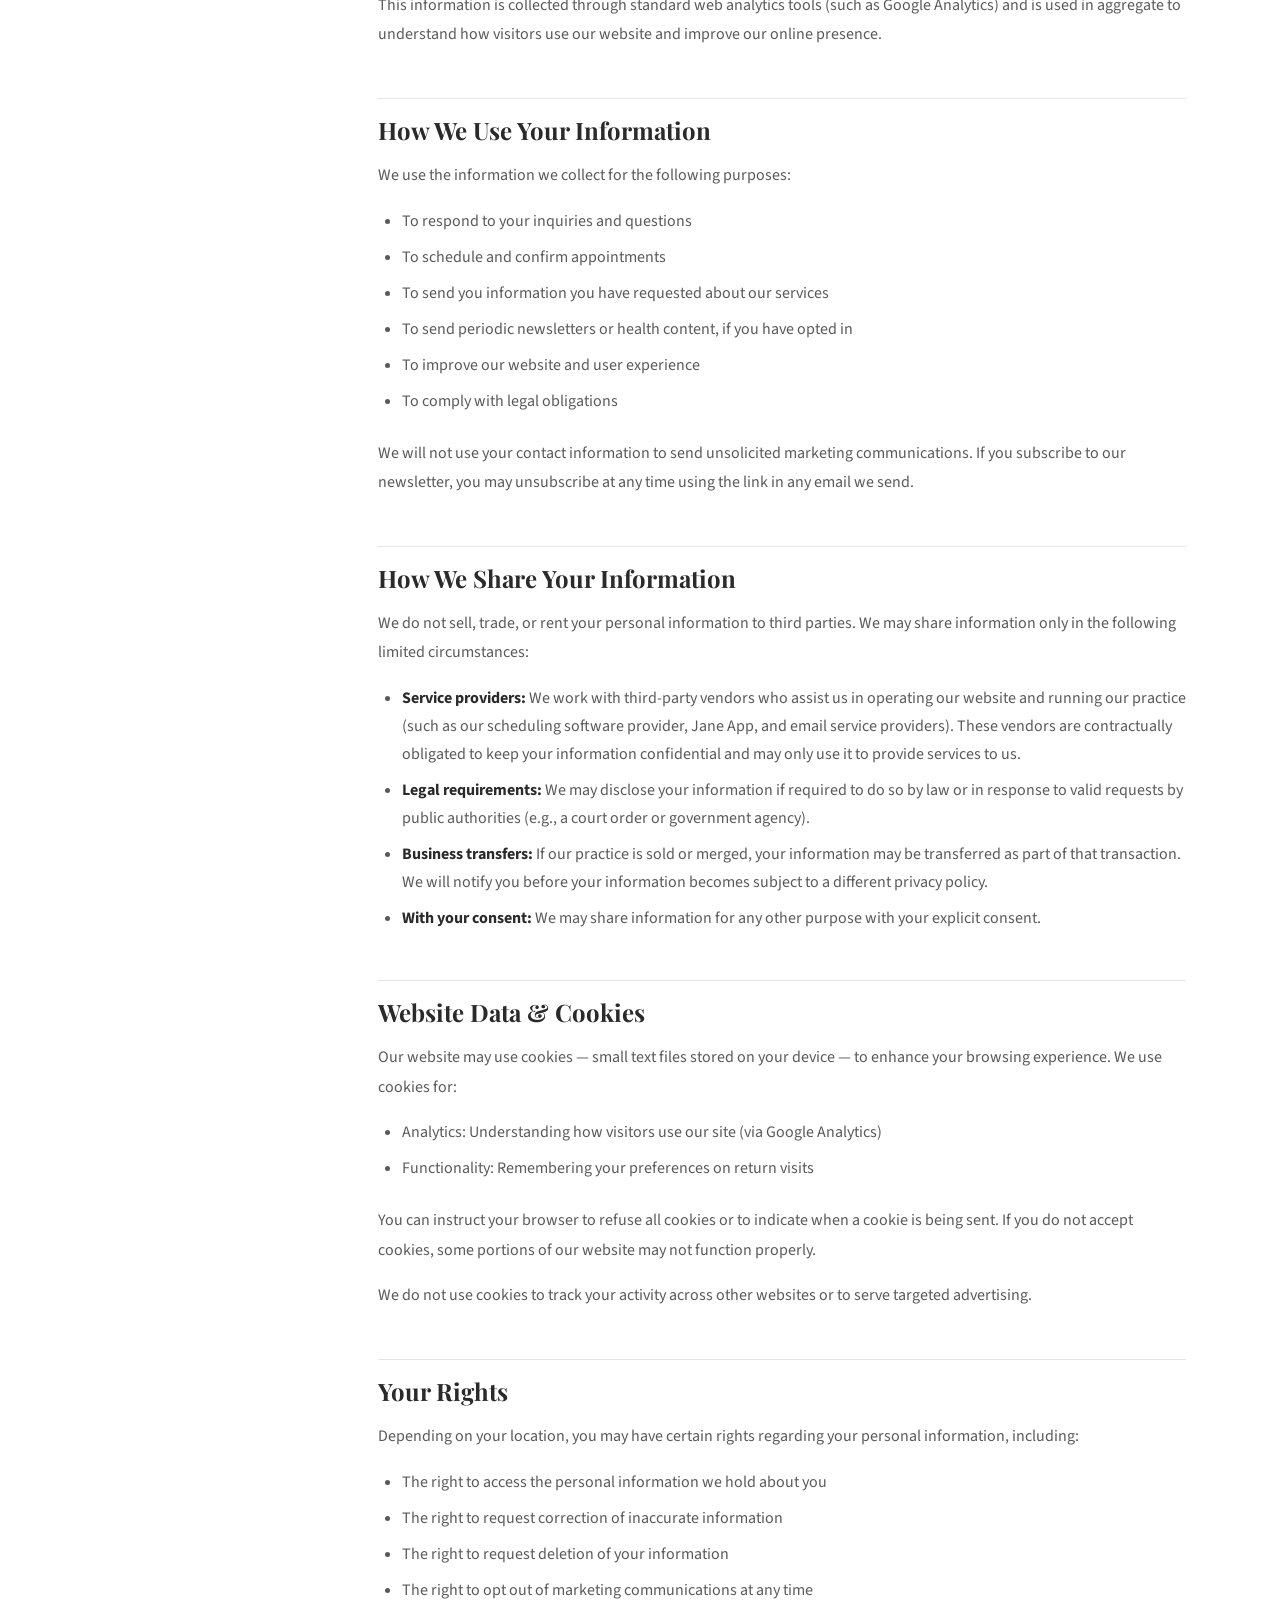
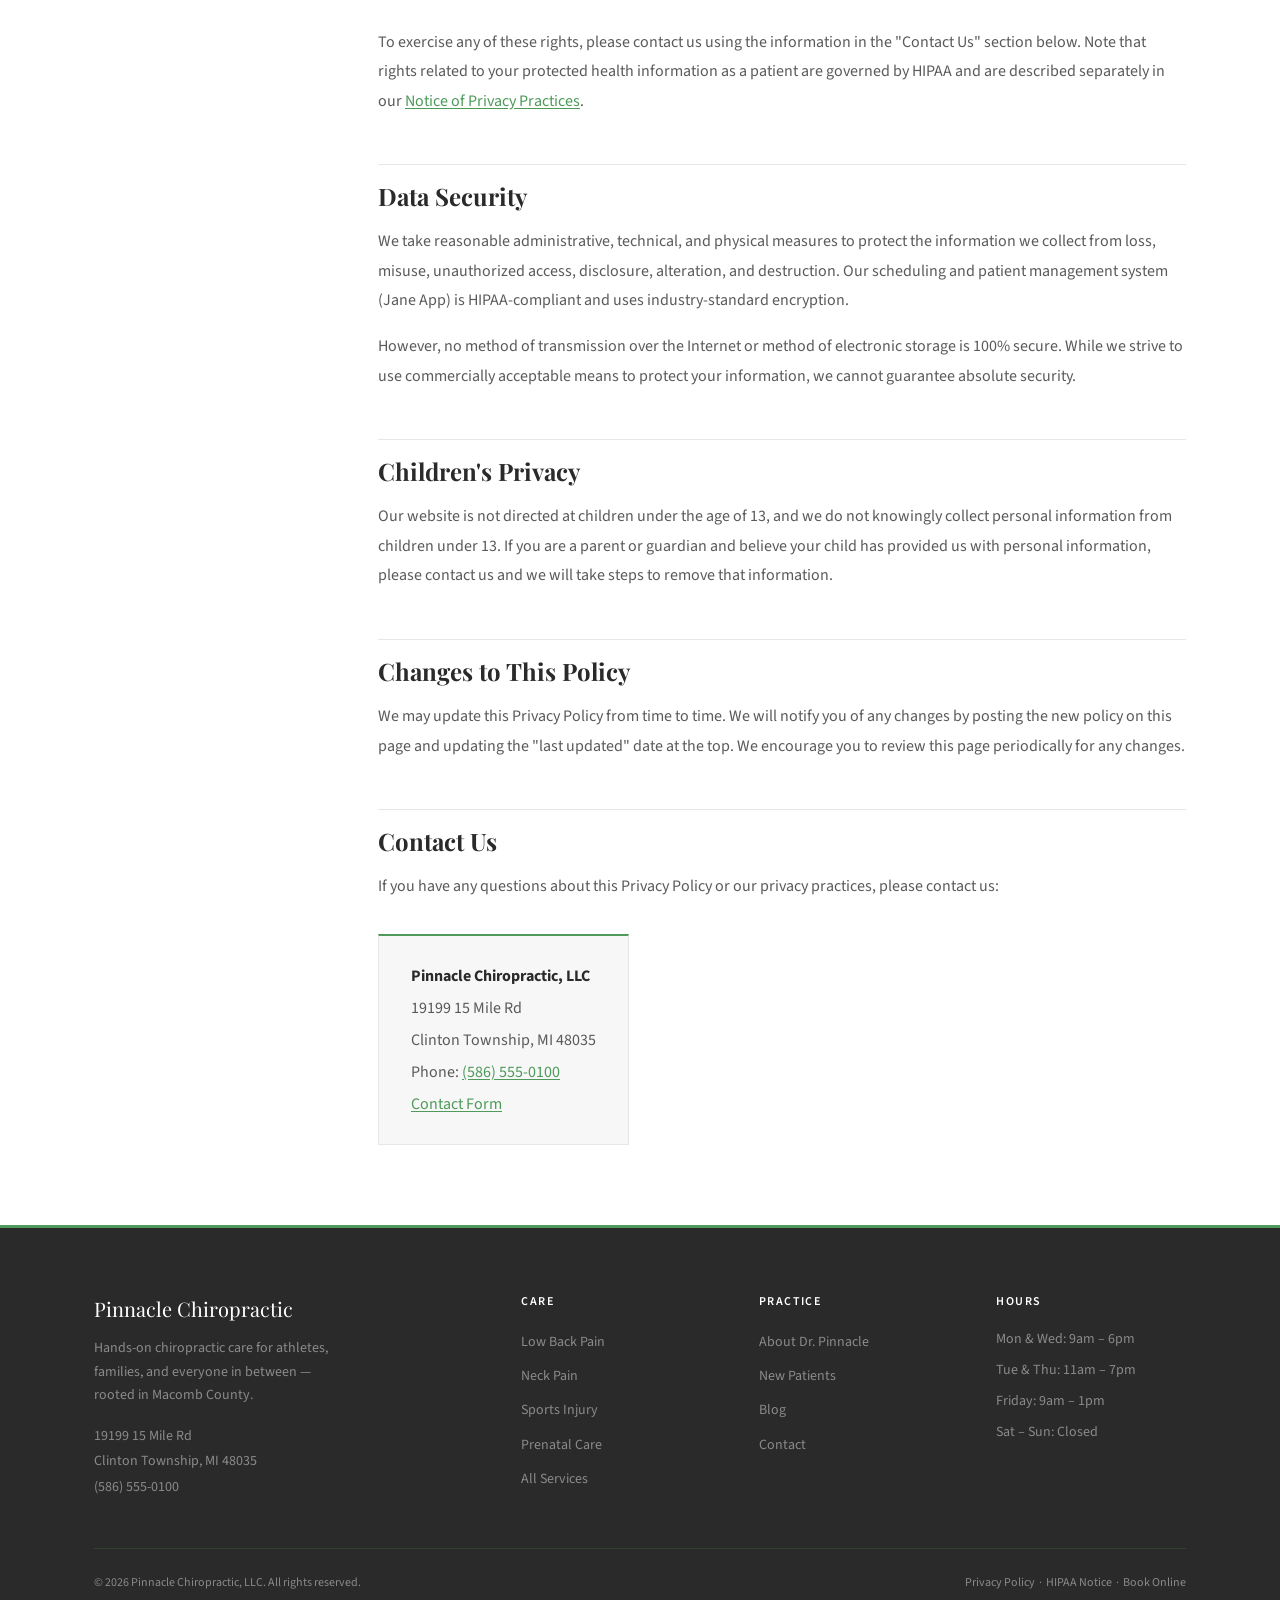
<file: pages/privacy.html>
<!DOCTYPE html>
<html lang="en">
<head>
  <meta charset="UTF-8">
  <meta name="viewport" content="width=device-width, initial-scale=1.0">
  <meta name="description" content="Privacy Policy for Pinnacle Chiropractic in Clinton Township, MI. Learn how we collect, use, and protect your information.">
  <title>Privacy Policy | Pinnacle Chiropractic | Clinton Township, MI</title>
  <link rel="stylesheet" href="/css/style.css">
  <link rel="stylesheet" href="/css/interior.css">
  <link rel="stylesheet" href="/css/legal.css">
</head>
<body>

  <section class="page-hero">
    <div class="container">
      <nav class="breadcrumb" aria-label="Breadcrumb">
        <a href="/index.html">Home</a>
        <span>›</span>
        <span>Privacy Policy</span>
      </nav>
      <p class="eyebrow">Legal</p>
      <h1>Privacy Policy</h1>
      <p>Last updated: June 2026</p>
    </div>
  </section>

  <section class="section bg-white">
    <div class="container">
      <div class="legal-grid">

        <nav class="legal-toc">
          <p class="toc-label">On This Page</p>
          <ul>
            <li><a href="#overview">Overview</a></li>
            <li><a href="#information-we-collect">Information We Collect</a></li>
            <li><a href="#how-we-use">How We Use Your Information</a></li>
            <li><a href="#how-we-share">How We Share Your Information</a></li>
            <li><a href="#website-data">Website Data &amp; Cookies</a></li>
            <li><a href="#your-rights">Your Rights</a></li>
            <li><a href="#data-security">Data Security</a></li>
            <li><a href="#children">Children's Privacy</a></li>
            <li><a href="#changes">Changes to This Policy</a></li>
            <li><a href="#contact-us">Contact Us</a></li>
          </ul>
        </nav>

        <div class="legal-prose">

          <div class="legal-notice">
            <strong>Note:</strong> This Privacy Policy covers information collected through our website (pinnaclechiromi.com) and general practice communications. For information about how we handle your protected health information (PHI) as a healthcare provider, please see our <a href="/pages/hipaa.html">HIPAA Notice of Privacy Practices</a>.
          </div>

          <h2 id="overview">Overview</h2>
          <p>Pinnacle Chiropractic, LLC ("we," "our," or "us") is committed to protecting your privacy. This Privacy Policy explains how we collect, use, disclose, and safeguard information when you visit our website or contact our practice.</p>
          <p>By using our website, you agree to the collection and use of information in accordance with this policy. If you do not agree with the terms of this policy, please do not access the site.</p>

          <h2 id="information-we-collect">Information We Collect</h2>
          <h3>Information you provide directly</h3>
          <p>We may collect information you voluntarily provide when you:</p>
          <ul>
            <li>Submit a contact or inquiry form on our website</li>
            <li>Book an appointment online through our scheduling system</li>
            <li>Subscribe to our email newsletter</li>
            <li>Call or email our office</li>
          </ul>
          <p>This information may include your name, email address, phone number, and the reason for your inquiry. We do not collect sensitive health information through our website contact forms — that information is collected and protected separately under HIPAA as part of your patient record.</p>

          <h3>Information collected automatically</h3>
          <p>When you visit our website, certain information may be collected automatically, including:</p>
          <ul>
            <li>IP address and general geographic location</li>
            <li>Browser type and version</li>
            <li>Pages visited and time spent on each page</li>
            <li>Referring website or search terms used to find us</li>
            <li>Device type (desktop, mobile, tablet)</li>
          </ul>
          <p>This information is collected through standard web analytics tools (such as Google Analytics) and is used in aggregate to understand how visitors use our website and improve our online presence.</p>

          <h2 id="how-we-use">How We Use Your Information</h2>
          <p>We use the information we collect for the following purposes:</p>
          <ul>
            <li>To respond to your inquiries and questions</li>
            <li>To schedule and confirm appointments</li>
            <li>To send you information you have requested about our services</li>
            <li>To send periodic newsletters or health content, if you have opted in</li>
            <li>To improve our website and user experience</li>
            <li>To comply with legal obligations</li>
          </ul>
          <p>We will not use your contact information to send unsolicited marketing communications. If you subscribe to our newsletter, you may unsubscribe at any time using the link in any email we send.</p>

          <h2 id="how-we-share">How We Share Your Information</h2>
          <p>We do not sell, trade, or rent your personal information to third parties. We may share information only in the following limited circumstances:</p>
          <ul>
            <li><strong>Service providers:</strong> We work with third-party vendors who assist us in operating our website and running our practice (such as our scheduling software provider, Jane App, and email service providers). These vendors are contractually obligated to keep your information confidential and may only use it to provide services to us.</li>
            <li><strong>Legal requirements:</strong> We may disclose your information if required to do so by law or in response to valid requests by public authorities (e.g., a court order or government agency).</li>
            <li><strong>Business transfers:</strong> If our practice is sold or merged, your information may be transferred as part of that transaction. We will notify you before your information becomes subject to a different privacy policy.</li>
            <li><strong>With your consent:</strong> We may share information for any other purpose with your explicit consent.</li>
          </ul>

          <h2 id="website-data">Website Data &amp; Cookies</h2>
          <p>Our website may use cookies — small text files stored on your device — to enhance your browsing experience. We use cookies for:</p>
          <ul>
            <li>Analytics: Understanding how visitors use our site (via Google Analytics)</li>
            <li>Functionality: Remembering your preferences on return visits</li>
          </ul>
          <p>You can instruct your browser to refuse all cookies or to indicate when a cookie is being sent. If you do not accept cookies, some portions of our website may not function properly.</p>
          <p>We do not use cookies to track your activity across other websites or to serve targeted advertising.</p>

          <h2 id="your-rights">Your Rights</h2>
          <p>Depending on your location, you may have certain rights regarding your personal information, including:</p>
          <ul>
            <li>The right to access the personal information we hold about you</li>
            <li>The right to request correction of inaccurate information</li>
            <li>The right to request deletion of your information</li>
            <li>The right to opt out of marketing communications at any time</li>
          </ul>
          <p>To exercise any of these rights, please contact us using the information in the "Contact Us" section below. Note that rights related to your protected health information as a patient are governed by HIPAA and are described separately in our <a href="/pages/hipaa.html">Notice of Privacy Practices</a>.</p>

          <h2 id="data-security">Data Security</h2>
          <p>We take reasonable administrative, technical, and physical measures to protect the information we collect from loss, misuse, unauthorized access, disclosure, alteration, and destruction. Our scheduling and patient management system (Jane App) is HIPAA-compliant and uses industry-standard encryption.</p>
          <p>However, no method of transmission over the Internet or method of electronic storage is 100% secure. While we strive to use commercially acceptable means to protect your information, we cannot guarantee absolute security.</p>

          <h2 id="children">Children's Privacy</h2>
          <p>Our website is not directed at children under the age of 13, and we do not knowingly collect personal information from children under 13. If you are a parent or guardian and believe your child has provided us with personal information, please contact us and we will take steps to remove that information.</p>

          <h2 id="changes">Changes to This Policy</h2>
          <p>We may update this Privacy Policy from time to time. We will notify you of any changes by posting the new policy on this page and updating the "last updated" date at the top. We encourage you to review this page periodically for any changes.</p>

          <h2 id="contact-us">Contact Us</h2>
          <p>If you have any questions about this Privacy Policy or our privacy practices, please contact us:</p>
          <div class="legal-contact">
            <strong>Pinnacle Chiropractic, LLC</strong><br>
            19199 15 Mile Rd<br>
            Clinton Township, MI 48035<br>
            Phone: <a href="tel:5865550100">(586) 555-0100</a><br>
            <a href="/pages/contact.html">Contact Form</a>
          </div>

        </div>
      </div>
    </div>
  </section>

  <script src="/js/layout.js"></script>
</body>
</html>
</file>
<file: css/style.css>
/* ============================================================
   PINNACLE CHIROPRACTIC — Design System
   Primary: #4E9A5A (green)
   Secondary: #E6E6E6 (light gray)
   ============================================================ */

@import url('https://fonts.googleapis.com/css2?family=Playfair+Display:wght@400;600;700&family=Source+Sans+3:wght@300;400;600&family=Source+Serif+4:ital,wght@0,400;1,400&display=swap');

/* --- Tokens --- */
:root {
  /* Brand Colors */
  --primary:       #4E9A5A;
  --primary-dark:  #3A7D44;
  --primary-light: #6DB87A;
  --secondary:     #E6E6E6;
  --secondary-dark:#CCCCCC;

  /* Neutrals */
  --dark:          #2A2A2A;
  --dark-mid:      #3D3D3D;
  --slate:         #5A5A5A;
  --slate-light:   #8A8A8A;
  --cream:         #F7F7F7;
  --cream-dark:    #EBEBEB;
  --white:         #FFFFFF;
  --rule:          rgba(78,154,90,0.15);

  /* Type */
  --font-display: 'Playfair Display', Georgia, serif;
  --font-body:    'Source Sans 3', system-ui, sans-serif;
  --font-serif:   'Source Serif 4', Georgia, serif;

  /* Scale */
  --text-xs:   0.75rem;
  --text-sm:   0.875rem;
  --text-base: 1rem;
  --text-lg:   1.125rem;
  --text-xl:   1.25rem;
  --text-2xl:  1.5rem;
  --text-3xl:  1.875rem;
  --text-4xl:  2.5rem;
  --text-5xl:  3.25rem;
  --text-6xl:  4.25rem;

  /* Spacing */
  --space-1:  0.25rem;
  --space-2:  0.5rem;
  --space-3:  0.75rem;
  --space-4:  1rem;
  --space-6:  1.5rem;
  --space-8:  2rem;
  --space-12: 3rem;
  --space-16: 4rem;
  --space-20: 5rem;
  --space-24: 6rem;

  /* Layout */
  --max-w:       1140px;
  --max-w-prose: 680px;
  --radius:      3px;
  --radius-sm:   2px;
}

/* --- Reset --- */
*, *::before, *::after { box-sizing: border-box; margin: 0; padding: 0; }
html { scroll-behavior: smooth; }
body {
  font-family: var(--font-body);
  font-size: var(--text-base);
  color: var(--dark);
  background: var(--white);
  line-height: 1.65;
  -webkit-font-smoothing: antialiased;
}
img { display: block; max-width: 100%; }
a { color: inherit; text-decoration: none; }

/* --- Utility --- */
.container {
  width: 100%;
  max-width: var(--max-w);
  margin-inline: auto;
  padding-inline: var(--space-6);
}
.sr-only {
  position: absolute; width:1px; height:1px;
  padding:0; margin:-1px; overflow:hidden;
  clip:rect(0,0,0,0); white-space:nowrap; border:0;
}

/* ============================================================
   HEADER / NAV
   ============================================================ */

.site-header {
  position: sticky;
  top: 0;
  z-index: 100;
  background: var(--primary-dark);
  border-bottom: 3px solid var(--primary);
}

.header-inner {
  display: flex;
  align-items: center;
  justify-content: space-between;
  height: 68px;
}

.site-logo {
  display: flex;
  flex-direction: column;
  line-height: 1;
}
.site-logo .wordmark {
  font-family: var(--font-display);
  font-size: var(--text-xl);
  font-weight: 700;
  color: var(--white);
  letter-spacing: 0.02em;
}
.site-logo .tagline {
  font-size: var(--text-xs);
  color: var(--secondary);
  letter-spacing: 0.12em;
  text-transform: uppercase;
  margin-top: 2px;
  opacity: 0.7;
}

.site-nav {
  display: flex;
  align-items: center;
  gap: var(--space-8);
}

.nav-links {
  display: flex;
  list-style: none;
  gap: var(--space-6);
  align-items: center;
}

.nav-links a {
  font-size: var(--text-sm);
  font-weight: 600;
  color: var(--secondary);
  letter-spacing: 0.06em;
  text-transform: uppercase;
  padding-bottom: 2px;
  border-bottom: 1px solid transparent;
  transition: color 0.2s, border-color 0.2s;
}
.nav-links a:hover,
.nav-links a[aria-current="page"] {
  color: var(--white);
  border-bottom-color: var(--white);
}

/* Dropdown */
.nav-dropdown { position: relative; }
.nav-dropdown > a::after { content: ' ▾'; font-size: 0.65em; opacity: 0.7; }
.dropdown-menu {
  display: none;
  position: absolute;
  top: calc(100% + 0px);
  left: 50%;
  transform: translateX(-50%);
  background: var(--primary-dark);
  border: 1px solid var(--primary);
  border-top: 2px solid var(--primary-light);
  min-width: 220px;
  padding: var(--space-2) 0;
  border-radius: 0 0 var(--radius) var(--radius);
}
.nav-dropdown:hover .dropdown-menu,
.nav-dropdown:focus-within .dropdown-menu { display: block; }
.dropdown-menu li { list-style: none; }
.dropdown-menu a {
  display: block;
  padding: var(--space-3) var(--space-6);
  font-size: var(--text-sm);
  color: var(--secondary);
  letter-spacing: 0.04em;
  text-transform: none;
  border-bottom: none;
  transition: background 0.15s, color 0.15s;
}
.dropdown-menu a:hover {
  background: rgba(78,154,90,0.2);
  color: var(--white);
}

.nav-cta {
  display: inline-flex;
  align-items: center;
  padding: var(--space-2) var(--space-6);
  background: var(--white);
  color: var(--primary-dark) !important;
  font-size: var(--text-sm);
  font-weight: 700;
  letter-spacing: 0.06em;
  text-transform: uppercase;
  border: 2px solid var(--white);
  border-radius: var(--radius-sm);
  transition: background 0.2s, color 0.2s;
  border-bottom: 2px solid var(--white) !important;
}
.nav-cta:hover {
  background: var(--secondary) !important;
  color: var(--primary-dark) !important;
  border-color: var(--secondary) !important;
}

/* Mobile hamburger */
.nav-toggle {
  display: none;
  flex-direction: column;
  gap: 5px;
  background: none;
  border: none;
  cursor: pointer;
  padding: var(--space-2);
}
.nav-toggle span {
  display: block;
  width: 24px;
  height: 2px;
  background: var(--white);
  transition: all 0.25s;
}

/* ============================================================
   FOOTER
   ============================================================ */

.site-footer {
  background: var(--dark);
  color: var(--secondary);
  border-top: 3px solid var(--primary);
  padding: var(--space-16) 0 var(--space-8);
}

.footer-grid {
  display: grid;
  grid-template-columns: 2fr 1fr 1fr 1fr;
  gap: var(--space-12);
  padding-bottom: var(--space-12);
  border-bottom: 1px solid rgba(78,154,90,0.2);
}

.footer-brand .wordmark {
  font-family: var(--font-display);
  font-size: var(--text-xl);
  color: var(--white);
  margin-bottom: var(--space-3);
}
.footer-brand p {
  font-size: var(--text-sm);
  color: var(--slate-light);
  line-height: 1.7;
  max-width: 260px;
}
.footer-brand .footer-address {
  margin-top: var(--space-4);
  font-size: var(--text-sm);
  color: var(--slate-light);
  font-style: normal;
  line-height: 1.8;
}

.footer-col h4 {
  font-size: var(--text-xs);
  font-weight: 600;
  letter-spacing: 0.12em;
  text-transform: uppercase;
  color: var(--white);
  margin-bottom: var(--space-4);
}
.footer-col ul { list-style: none; }
.footer-col ul li { margin-bottom: var(--space-2); }
.footer-col ul a {
  font-size: var(--text-sm);
  color: var(--slate-light);
  transition: color 0.2s;
}
.footer-col ul a:hover { color: var(--primary-light); }

.footer-bottom {
  display: flex;
  align-items: center;
  justify-content: space-between;
  padding-top: var(--space-6);
  font-size: var(--text-xs);
  color: var(--slate-light);
}
.footer-bottom a { color: var(--slate-light); transition: color 0.2s; }
.footer-bottom a:hover { color: var(--primary-light); }

/* ============================================================
   PAGE HERO — shared
   To add a background image to any inner page hero:
   Add class "has-bg-img" to the section and place an
   <img src="/images/your-photo.jpg" alt="" class="page-hero-bg-img" aria-hidden="true">
   as the FIRST child inside the section.
   ============================================================ */

.page-hero {
  background: var(--primary-dark);
  padding: var(--space-20) 0 var(--space-16);
  position: relative;
  overflow: hidden;
}

/* Diagonal texture — shows when no photo is set */
.page-hero::before {
  content: '';
  position: absolute;
  inset: 0;
  background: repeating-linear-gradient(
    -45deg,
    transparent,
    transparent 40px,
    rgba(78,154,90,0.06) 40px,
    rgba(78,154,90,0.06) 41px
  );
  z-index: 0;
}

/* Full-width background photo */
.page-hero-bg-img {
  position: absolute;
  inset: 0;
  width: 100%;
  height: 100%;
  object-fit: cover;
  object-position: center;
  z-index: 0;
}

/* Overlay shown when has-bg-img class is present */
.page-hero.has-bg-img::after {
  content: '';
  position: absolute;
  inset: 0;
  background: linear-gradient(
    105deg,
    rgba(42,42,42,0.80) 0%,
    rgba(44,96,52,0.65) 100%
  );
  z-index: 1;
}

/* Text and content sits above everything */
.page-hero .container {
  position: relative;
  z-index: 2;
}

.page-hero .eyebrow {
  font-size: var(--text-xs);
  font-weight: 600;
  letter-spacing: 0.14em;
  text-transform: uppercase;
  color: var(--primary-light);
  margin-bottom: var(--space-3);
}
.page-hero h1 {
  font-family: var(--font-display);
  font-size: clamp(var(--text-3xl), 5vw, var(--text-5xl));
  font-weight: 700;
  color: var(--white);
  line-height: 1.15;
  max-width: 680px;
  margin-bottom: var(--space-4);
}
.page-hero p {
  font-size: var(--text-lg);
  color: var(--secondary);
  max-width: 560px;
  line-height: 1.7;
  opacity: 0.85;
}

/* ============================================================
   BUTTONS
   ============================================================ */

.btn {
  display: inline-flex;
  align-items: center;
  gap: var(--space-2);
  padding: var(--space-3) var(--space-8);
  font-family: var(--font-body);
  font-size: var(--text-sm);
  font-weight: 600;
  letter-spacing: 0.06em;
  text-transform: uppercase;
  border-radius: var(--radius-sm);
  cursor: pointer;
  transition: all 0.2s;
  border: 2px solid transparent;
}
.btn-primary {
  background: var(--primary);
  color: var(--white);
  border-color: var(--primary);
}
.btn-primary:hover {
  background: var(--primary-dark);
  border-color: var(--primary-dark);
}
.btn-outline {
  background: transparent;
  color: var(--white);
  border-color: var(--white);
}
.btn-outline:hover {
  background: var(--white);
  color: var(--primary-dark);
}
.btn-secondary {
  background: var(--secondary);
  color: var(--dark);
  border-color: var(--secondary);
}
.btn-secondary:hover {
  background: var(--secondary-dark);
  border-color: var(--secondary-dark);
}

/* ============================================================
   SECTION UTILITIES
   ============================================================ */

.section     { padding: var(--space-20) 0; }
.section-sm  { padding: var(--space-12) 0; }
.section-lg  { padding: var(--space-24) 0; }

.section-label {
  font-size: var(--text-xs);
  font-weight: 600;
  letter-spacing: 0.14em;
  text-transform: uppercase;
  color: var(--primary);
  margin-bottom: var(--space-3);
}
.section-title {
  font-family: var(--font-display);
  font-size: clamp(var(--text-2xl), 3.5vw, var(--text-4xl));
  font-weight: 700;
  color: var(--dark);
  line-height: 1.2;
  margin-bottom: var(--space-4);
}
.section-intro {
  font-size: var(--text-lg);
  color: var(--slate);
  max-width: var(--max-w-prose);
  line-height: 1.75;
}

.bg-dark    { background: var(--dark);      color: var(--white); }
.bg-cream   { background: var(--cream); }
.bg-white   { background: var(--white); }
.bg-primary { background: var(--primary);   color: var(--white); }
.bg-secondary { background: var(--secondary); }

.rule-divider {
  width: 48px;
  height: 3px;
  background: var(--primary);
  margin: var(--space-4) 0 var(--space-6);
}

/* ============================================================
   CARDS
   ============================================================ */

.card {
  background: var(--white);
  border: 1px solid var(--secondary);
  border-radius: var(--radius);
  overflow: hidden;
  transition: transform 0.2s, box-shadow 0.2s;
}
.card:hover {
  transform: translateY(-3px);
  box-shadow: 0 8px 24px rgba(0,0,0,0.08);
}
.card-body { padding: var(--space-6); }
.card-label {
  font-size: var(--text-xs);
  font-weight: 600;
  letter-spacing: 0.12em;
  text-transform: uppercase;
  color: var(--primary);
  margin-bottom: var(--space-2);
}
.card-title {
  font-family: var(--font-display);
  font-size: var(--text-xl);
  color: var(--dark);
  margin-bottom: var(--space-3);
  line-height: 1.3;
}
.card-text {
  font-size: var(--text-sm);
  color: var(--slate);
  line-height: 1.7;
}

/* ============================================================
   RESPONSIVE
   ============================================================ */

@media (max-width: 900px) {
  .footer-grid { grid-template-columns: 1fr 1fr; gap: var(--space-8); }
}

@media (max-width: 640px) {
  .nav-links, .nav-cta { display: none; }
  .nav-toggle { display: flex; }
  .site-nav.open .nav-links {
    display: flex;
    flex-direction: column;
    position: fixed;
    top: 68px; left: 0; right: 0; bottom: 0;
    background: var(--primary-dark);
    padding: var(--space-8) var(--space-6);
    gap: var(--space-6);
    overflow-y: auto;
    z-index: 99;
  }
  .site-nav.open .nav-cta { display: inline-flex; }
  .footer-grid { grid-template-columns: 1fr; }
  .footer-bottom { flex-direction: column; gap: var(--space-3); text-align: center; }
}
</file>
<file: css/home.css>
/* ============================================================
   HOME PAGE STYLES
   Primary: #4E9A5A  Secondary: #E6E6E6
   ============================================================ */

/* --- Hero --- */
.home-hero {
  background: var(--primary-dark);
  padding: var(--space-20) 0 var(--space-20);
  position: relative;
  overflow: hidden;
  min-height: 82vh;
  display: flex;
  align-items: center;
}

/* Full-width background image — swap placeholder for <img> when ready */
.hero-bg-placeholder {
  position: absolute;
  inset: 0;
  background: var(--primary-dark);
  background-image: repeating-linear-gradient(
    -55deg,
    transparent,
    transparent 50px,
    rgba(78,154,90,0.06) 50px,
    rgba(78,154,90,0.06) 51px
  );
}

/* When you add a real photo, it becomes this */
.hero-bg-img {
  position: absolute;
  inset: 0;
  width: 100%;
  height: 100%;
  object-fit: cover;
  object-position: center top;
}

/* Dark overlay on top of the photo so text stays readable */
.hero-overlay {
  position: absolute;
  inset: 0;
  background: linear-gradient(
    105deg,
    rgba(42,42,42,0.82) 0%,
    rgba(44,96,52,0.70) 60%,
    rgba(44,96,52,0.45) 100%
  );
  z-index: 1;
}

.hero-inner {
  display: grid;
  grid-template-columns: 1fr auto;
  gap: var(--space-16);
  align-items: center;
  position: relative;
  z-index: 2;
}

.hero-eyebrow {
  font-size: var(--text-xs);
  font-weight: 600;
  letter-spacing: 0.14em;
  text-transform: uppercase;
  color: var(--secondary);
  opacity: 0.8;
  margin-bottom: var(--space-4);
}

.hero-content h1 {
  font-family: var(--font-display);
  font-size: clamp(var(--text-4xl), 6vw, var(--text-6xl));
  font-weight: 700;
  color: var(--white);
  line-height: 1.1;
  margin-bottom: var(--space-6);
}
.hero-content h1 em {
  font-style: italic;
  color: var(--primary-light);
}

.hero-sub {
  font-size: var(--text-lg);
  color: var(--secondary);
  opacity: 0.85;
  max-width: 500px;
  line-height: 1.75;
  margin-bottom: var(--space-8);
}

.hero-actions {
  display: flex;
  gap: var(--space-4);
  flex-wrap: wrap;
  margin-bottom: var(--space-12);
}

.hero-trust {
  display: flex;
  align-items: center;
  gap: var(--space-6);
  flex-wrap: wrap;
}
.trust-item {
  display: flex;
  flex-direction: column;
  gap: 2px;
}
.trust-num {
  font-family: var(--font-display);
  font-size: var(--text-xl);
  font-weight: 700;
  color: var(--white);
}
.trust-label {
  font-size: var(--text-xs);
  color: var(--secondary);
  opacity: 0.7;
  letter-spacing: 0.06em;
  text-transform: uppercase;
}
.trust-divider {
  width: 1px;
  height: 36px;
  background: rgba(230,230,230,0.2);
  flex-shrink: 0;
}

/* Badge / stamp */
.hero-badge { flex-shrink: 0; }
.badge-ring {
  width: 180px;
  height: 180px;
  border-radius: 50%;
  border: 2px solid var(--primary-light);
  display: flex;
  flex-direction: column;
  align-items: center;
  justify-content: center;
  gap: var(--space-1);
  position: relative;
  background: rgba(78,154,90,0.12);
  box-shadow: inset 0 0 0 6px rgba(78,154,90,0.1), 0 0 0 1px rgba(78,154,90,0.3);
}
.badge-ring::before {
  content: '';
  position: absolute;
  inset: 8px;
  border-radius: 50%;
  border: 1px dashed rgba(78,154,90,0.5);
}
.badge-primary {
  font-family: var(--font-display);
  font-size: var(--text-lg);
  font-weight: 700;
  color: var(--white);
  text-align: center;
  line-height: 1.2;
}
.badge-secondary {
  font-family: var(--font-display);
  font-size: var(--text-base);
  color: var(--primary-light);
  text-align: center;
}
.badge-est {
  font-size: var(--text-xs);
  letter-spacing: 0.12em;
  text-transform: uppercase;
  color: var(--secondary);
  opacity: 0.6;
  margin-top: var(--space-1);
}

/* --- Conditions Grid --- */
.conditions-grid {
  display: grid;
  grid-template-columns: repeat(4, 1fr);
  gap: var(--space-6);
  margin-top: var(--space-8);
}
.condition-card {
  display: block;
  padding: var(--space-8) var(--space-6);
  border: 1px solid var(--secondary);
  border-top: 3px solid var(--primary);
  background: var(--white);
  transition: transform 0.2s, box-shadow 0.2s, border-top-color 0.2s;
  text-decoration: none;
}
.condition-card:hover {
  transform: translateY(-4px);
  box-shadow: 0 12px 32px rgba(0,0,0,0.08);
  border-top-color: var(--primary-dark);
}
.condition-card h3 {
  font-family: var(--font-display);
  font-size: var(--text-xl);
  color: var(--dark);
  margin-bottom: var(--space-3);
  line-height: 1.3;
}
.condition-card p {
  font-size: var(--text-sm);
  color: var(--slate);
  line-height: 1.7;
  margin-bottom: var(--space-4);
}
.card-arrow {
  font-size: var(--text-sm);
  font-weight: 600;
  color: var(--primary);
  letter-spacing: 0.04em;
}

/* --- About Strip --- */
.about-strip-inner {
  display: grid;
  grid-template-columns: 1fr 1fr;
  gap: var(--space-16);
  align-items: center;
}
.about-credentials {
  display: grid;
  grid-template-columns: 1fr 1fr;
  gap: var(--space-6);
}
.cred-item {
  padding: var(--space-6);
  border: 1px solid rgba(230,230,230,0.15);
  border-top: 2px solid var(--primary);
}
.cred-title {
  display: block;
  font-family: var(--font-display);
  font-size: var(--text-xl);
  font-weight: 700;
  color: var(--white);
  margin-bottom: var(--space-2);
}
.cred-desc {
  display: block;
  font-size: var(--text-xs);
  color: var(--secondary);
  opacity: 0.7;
  letter-spacing: 0.06em;
  text-transform: uppercase;
  line-height: 1.5;
}

/* --- Testimonials --- */
.testimonials-grid {
  display: grid;
  grid-template-columns: repeat(3, 1fr);
  gap: var(--space-6);
  margin-top: var(--space-8);
}
.testimonial {
  background: var(--white);
  padding: var(--space-8);
  border-left: 3px solid var(--primary);
  border-radius: 0 var(--radius) var(--radius) 0;
  border: 1px solid var(--secondary);
  border-left: 3px solid var(--primary);
}
.stars {
  color: #E8A020;
  font-size: var(--text-base);
  margin-bottom: var(--space-4);
  letter-spacing: 2px;
}
.testimonial p {
  font-family: var(--font-serif);
  font-style: italic;
  font-size: var(--text-base);
  color: var(--dark);
  line-height: 1.75;
  margin-bottom: var(--space-4);
}
.testimonial-author {
  font-size: var(--text-sm);
  font-weight: 600;
  color: var(--slate);
}

/* --- Insurance Strip --- */
.insurance-strip {
  border-top: 1px solid var(--secondary);
  border-bottom: 1px solid var(--secondary);
}
.insurance-logos {
  display: flex;
  flex-wrap: wrap;
  gap: var(--space-3);
  justify-content: center;
}
.ins-badge {
  padding: var(--space-2) var(--space-6);
  border: 1px solid var(--secondary-dark);
  border-radius: 100px;
  font-size: var(--text-sm);
  font-weight: 600;
  color: var(--slate);
  background: var(--secondary);
}

/* --- Blog Preview --- */
.blog-preview-header {
  display: flex;
  align-items: flex-end;
  justify-content: space-between;
  gap: var(--space-6);
  margin-bottom: var(--space-2);
}
.blog-grid {
  display: grid;
  grid-template-columns: repeat(3, 1fr);
  gap: var(--space-6);
  margin-top: var(--space-8);
}
.blog-card {
  display: block;
  padding: var(--space-8);
  background: var(--white);
  border: 1px solid var(--secondary);
  border-radius: var(--radius);
  transition: transform 0.2s, box-shadow 0.2s;
  text-decoration: none;
}
.blog-card:hover {
  transform: translateY(-3px);
  box-shadow: 0 8px 24px rgba(0,0,0,0.07);
}
.blog-card-meta {
  font-size: var(--text-xs);
  font-weight: 600;
  letter-spacing: 0.1em;
  text-transform: uppercase;
  color: var(--primary);
  margin-bottom: var(--space-3);
}
.blog-card h3 {
  font-family: var(--font-display);
  font-size: var(--text-xl);
  color: var(--dark);
  line-height: 1.3;
  margin-bottom: var(--space-3);
}
.blog-card p {
  font-size: var(--text-sm);
  color: var(--slate);
  line-height: 1.7;
  margin-bottom: var(--space-4);
}

/* --- Final CTA --- */
.final-cta { border-top: 1px solid rgba(255,255,255,0.15); }

/* ============================================================
   RESPONSIVE
   ============================================================ */
@media (max-width: 1024px) {
  .conditions-grid    { grid-template-columns: repeat(2, 1fr); }
  .testimonials-grid  { grid-template-columns: repeat(2, 1fr); }
  .blog-grid          { grid-template-columns: repeat(2, 1fr); }
}
@media (max-width: 768px) {
  .hero-inner         { grid-template-columns: 1fr; }
  .hero-badge         { display: none; }
  .about-strip-inner  { grid-template-columns: 1fr; }
  .blog-preview-header { flex-direction: column; align-items: flex-start; }
}
@media (max-width: 640px) {
  .conditions-grid    { grid-template-columns: 1fr; }
  .testimonials-grid  { grid-template-columns: 1fr; }
  .blog-grid          { grid-template-columns: 1fr; }
  .about-credentials  { grid-template-columns: 1fr; }
  .hero-trust         { gap: var(--space-4); }
}
</file>
<file: css/interior.css>
/* ============================================================
   INTERIOR PAGE STYLES
   ============================================================ */

.prose-container { max-width: var(--max-w-prose); }

/* Breadcrumb */
.breadcrumb {
  display: flex;
  align-items: center;
  gap: var(--space-2);
  font-size: var(--text-xs);
  color: var(--secondary);
  opacity: 0.7;
  letter-spacing: 0.08em;
  text-transform: uppercase;
  margin-bottom: var(--space-8);
}
.breadcrumb a { color: var(--secondary); transition: color 0.2s; }
.breadcrumb a:hover { color: var(--white); opacity: 1; }
.breadcrumb span { opacity: 0.5; }

/* Prose content */
.prose h2 {
  font-family: var(--font-display);
  font-size: var(--text-3xl);
  color: var(--dark);
  margin: var(--space-12) 0 var(--space-4);
  line-height: 1.25;
}
.prose h3 {
  font-family: var(--font-display);
  font-size: var(--text-xl);
  color: var(--dark);
  margin: var(--space-8) 0 var(--space-3);
}
.prose p {
  font-size: var(--text-base);
  color: var(--slate);
  line-height: 1.8;
  margin-bottom: var(--space-4);
}
.prose ul, .prose ol {
  padding-left: var(--space-6);
  margin-bottom: var(--space-6);
}
.prose li {
  font-size: var(--text-base);
  color: var(--slate);
  line-height: 1.75;
  margin-bottom: var(--space-2);
}
.prose strong { color: var(--dark); font-weight: 600; }

/* Sidebar layout */
.interior-grid {
  display: grid;
  grid-template-columns: 1fr 300px;
  gap: var(--space-12);
  align-items: start;
}
.interior-sidebar {
  position: sticky;
  top: 88px;
}
.sidebar-cta {
  background: var(--primary-dark);
  padding: var(--space-8);
  border-top: 3px solid var(--primary-light);
}
.sidebar-cta h3 {
  font-family: var(--font-display);
  font-size: var(--text-xl);
  color: var(--white);
  margin-bottom: var(--space-3);
}
.sidebar-cta p {
  font-size: var(--text-sm);
  color: var(--secondary);
  opacity: 0.8;
  line-height: 1.7;
  margin-bottom: var(--space-6);
}
.sidebar-cta .btn { width: 100%; justify-content: center; margin-bottom: var(--space-3); }

.sidebar-info {
  margin-top: var(--space-6);
  padding: var(--space-6);
  border: 1px solid var(--secondary);
  background: var(--white);
}
.sidebar-info h4 {
  font-size: var(--text-xs);
  font-weight: 600;
  letter-spacing: 0.12em;
  text-transform: uppercase;
  color: var(--dark);
  margin-bottom: var(--space-4);
}
.sidebar-info ul { list-style: none; }
.sidebar-info li {
  font-size: var(--text-sm);
  color: var(--slate);
  padding: var(--space-2) 0;
  border-bottom: 1px solid var(--secondary);
}
.sidebar-info li:last-child { border-bottom: none; }

/* Page CTA band */
.page-cta-band {
  background: var(--primary);
  padding: var(--space-12) 0;
  text-align: center;
}
.page-cta-band h2 {
  font-family: var(--font-display);
  font-size: var(--text-3xl);
  color: var(--white);
  margin-bottom: var(--space-3);
}
.page-cta-band p {
  color: rgba(255,255,255,0.85);
  font-size: var(--text-lg);
  margin-bottom: var(--space-8);
}
.page-cta-band .btn-group {
  display: flex;
  gap: var(--space-4);
  justify-content: center;
  flex-wrap: wrap;
}

/* ============================================================
   RESPONSIVE
   ============================================================ */
@media (max-width: 900px) {
  .interior-grid { grid-template-columns: 1fr; }
  .interior-sidebar { position: static; }
}

/* --- FAQ Accordion --- */
.faq-list { margin-top: var(--space-8); }
.faq-item { border-bottom: 1px solid var(--secondary); }
.faq-item:first-child { border-top: 1px solid var(--secondary); }
.faq-question {
  width: 100%;
  background: none;
  border: none;
  display: flex;
  align-items: center;
  justify-content: space-between;
  gap: var(--space-4);
  padding: var(--space-6) 0;
  font-family: var(--font-display);
  font-size: var(--text-lg);
  color: var(--dark);
  cursor: pointer;
  text-align: left;
  transition: color 0.2s;
}
.faq-question:hover { color: var(--primary); }
.faq-icon {
  font-size: var(--text-2xl);
  font-weight: 300;
  color: var(--primary);
  flex-shrink: 0;
  transition: transform 0.25s;
  line-height: 1;
}
.faq-item.open .faq-icon { transform: rotate(45deg); }
.faq-answer { display: none; padding: 0 0 var(--space-6); }
.faq-item.open .faq-answer { display: block; }
.faq-answer p {
  font-size: var(--text-base);
  color: var(--slate);
  line-height: 1.8;
  margin-bottom: 0;
}
</file>
<file: css/contact.css>
/* ============================================================
   CONTACT PAGE STYLES
   ============================================================ */

.contact-grid {
  display: grid;
  grid-template-columns: 1fr 1.4fr;
  gap: var(--space-16);
  align-items: start;
}

/* --- Contact Info --- */
.contact-block {
  padding-bottom: var(--space-8);
  margin-bottom: var(--space-8);
  border-bottom: 1px solid var(--secondary);
}
.contact-block:last-child {
  border-bottom: none;
  margin-bottom: 0;
  padding-bottom: 0;
}
.contact-block h3 {
  font-size: var(--text-xs);
  font-weight: 600;
  letter-spacing: 0.12em;
  text-transform: uppercase;
  color: var(--primary-dark);
  margin-bottom: var(--space-3);
}
.contact-block p {
  font-size: var(--text-base);
  color: var(--slate);
  line-height: 1.7;
}
.contact-phone {
  display: block;
  font-family: var(--font-display);
  font-size: var(--text-3xl);
  font-weight: 700;
  color: var(--dark);
  margin-bottom: var(--space-2);
  transition: color 0.2s;
}
.contact-phone:hover { color: var(--primary); }

.contact-address {
  font-style: normal;
  font-size: var(--text-lg);
  color: var(--dark);
  line-height: 1.7;
  margin-bottom: var(--space-3);
}
.map-link {
  font-size: var(--text-sm);
  font-weight: 600;
  color: var(--primary);
  transition: color 0.2s;
}
.map-link:hover { color: var(--primary-dark); }

.hours-table {
  width: 100%;
  border-collapse: collapse;
  margin-top: var(--space-2);
}
.hours-table td {
  padding: var(--space-2) 0;
  font-size: var(--text-sm);
  color: var(--slate);
  border-bottom: 1px solid var(--secondary);
}
.hours-table td:first-child {
  font-weight: 600;
  color: var(--dark);
  width: 120px;
}
.hours-table tr:last-child td { border-bottom: none; }
.hours-table tr.closed td { color: var(--slate-light); }

/* --- Contact Form --- */
.contact-form-wrap {
  background: var(--cream);
  padding: var(--space-10);
  border-top: 3px solid var(--primary);
}
.contact-form-wrap h2 {
  font-family: var(--font-display);
  font-size: var(--text-2xl);
  color: var(--dark);
  margin-bottom: var(--space-2);
}
.contact-form-wrap > p {
  font-size: var(--text-base);
  color: var(--slate);
  margin-bottom: var(--space-8);
  line-height: 1.65;
}

.contact-form { display: flex; flex-direction: column; gap: var(--space-6); }

.form-row {
  display: grid;
  grid-template-columns: 1fr 1fr;
  gap: var(--space-4);
}

.form-group { display: flex; flex-direction: column; gap: var(--space-2); }

.form-group label {
  font-size: var(--text-sm);
  font-weight: 600;
  color: var(--dark);
}
.required { color: var(--primary); }

.form-group input,
.form-group select,
.form-group textarea {
  padding: var(--space-3) var(--space-4);
  border: 1px solid var(--secondary-dark);
  border-radius: var(--radius-sm);
  font-family: var(--font-body);
  font-size: var(--text-base);
  color: var(--dark);
  background: var(--white);
  transition: border-color 0.2s, box-shadow 0.2s;
  width: 100%;
}
.form-group input:focus,
.form-group select:focus,
.form-group textarea:focus {
  outline: none;
  border-color: var(--primary);
  box-shadow: 0 0 0 3px rgba(78,154,90,0.15);
}
.form-group textarea { resize: vertical; min-height: 120px; }

.form-check { flex-direction: row; align-items: center; }
.checkbox-label {
  display: flex;
  align-items: center;
  gap: var(--space-3);
  cursor: pointer;
  font-size: var(--text-sm) !important;
  font-weight: 400 !important;
  color: var(--slate) !important;
}
.checkbox-label input[type="checkbox"] {
  width: 18px;
  height: 18px;
  flex-shrink: 0;
  accent-color: var(--primary);
}

.btn-full { width: 100%; justify-content: center; }
.hidden { display: none; }

.form-disclaimer {
  font-size: var(--text-xs);
  color: var(--slate-light);
  line-height: 1.6;
  text-align: center;
  margin-bottom: 0 !important;
}

/* --- Map Placeholder --- */
.map-placeholder {
  height: 340px;
  background: var(--secondary);
  position: relative;
  display: flex;
  align-items: center;
  justify-content: center;
  border-top: 1px solid var(--secondary-dark);
}
.map-overlay {
  display: flex;
  align-items: center;
  justify-content: center;
  width: 100%;
  height: 100%;
}
.map-card {
  background: var(--white);
  padding: var(--space-8);
  border-top: 3px solid var(--primary);
  display: flex;
  flex-direction: column;
  align-items: center;
  text-align: center;
  gap: var(--space-2);
  box-shadow: 0 4px 24px rgba(0,0,0,0.1);
}
.map-card strong {
  font-family: var(--font-display);
  font-size: var(--text-xl);
  color: var(--dark);
}
.map-card span {
  font-size: var(--text-sm);
  color: var(--slate);
}

/* ============================================================
   RESPONSIVE
   ============================================================ */
@media (max-width: 900px) {
  .contact-grid { grid-template-columns: 1fr; }
}
@media (max-width: 640px) {
  .form-row { grid-template-columns: 1fr; }
  .contact-form-wrap { padding: var(--space-6); }
}
</file>
<file: css/legal.css>
/* ============================================================
   LEGAL PAGE STYLES — Privacy & HIPAA
   ============================================================ */

.legal-grid {
  display: grid;
  grid-template-columns: 220px 1fr;
  gap: var(--space-16);
  align-items: start;
}

/* --- Table of Contents --- */
.legal-toc {
  position: sticky;
  top: 88px;
  border: 1px solid var(--secondary);
  padding: var(--space-6);
  background: var(--cream);
}
.toc-label {
  font-size: var(--text-xs);
  font-weight: 600;
  letter-spacing: 0.12em;
  text-transform: uppercase;
  color: var(--primary-dark);
  margin-bottom: var(--space-4);
}
.legal-toc ul {
  list-style: none;
  padding: 0;
  margin: 0;
  display: flex;
  flex-direction: column;
  gap: 0;
}
.legal-toc li {
  border-bottom: 1px solid var(--secondary);
}
.legal-toc li:last-child { border-bottom: none; }
.legal-toc a {
  display: block;
  padding: var(--space-2) 0;
  font-size: var(--text-sm);
  color: var(--slate);
  transition: color 0.2s;
  line-height: 1.5;
}
.legal-toc a:hover { color: var(--primary); }

/* --- Legal Prose --- */
.legal-prose h2 {
  font-family: var(--font-display);
  font-size: var(--text-2xl);
  color: var(--dark);
  margin: var(--space-12) 0 var(--space-4);
  padding-top: var(--space-4);
  border-top: 1px solid var(--secondary);
  line-height: 1.25;
}
.legal-prose h2:first-of-type {
  margin-top: var(--space-8);
}
.legal-prose h3 {
  font-family: var(--font-display);
  font-size: var(--text-lg);
  color: var(--dark);
  margin: var(--space-6) 0 var(--space-2);
}
.legal-prose p {
  font-size: var(--text-base);
  color: var(--slate);
  line-height: 1.85;
  margin-bottom: var(--space-4);
}
.legal-prose ul {
  padding-left: var(--space-6);
  margin-bottom: var(--space-6);
}
.legal-prose li {
  font-size: var(--text-base);
  color: var(--slate);
  line-height: 1.75;
  margin-bottom: var(--space-2);
}
.legal-prose a {
  color: var(--primary);
  text-decoration: underline;
  text-underline-offset: 2px;
}
.legal-prose a:hover { color: var(--primary-dark); }
.legal-prose strong { color: var(--dark); }

/* --- Notice Box --- */
.legal-notice {
  background: var(--secondary);
  border-left: 3px solid var(--primary);
  padding: var(--space-6) var(--space-8);
  margin-bottom: var(--space-8);
  font-size: var(--text-sm);
  color: var(--slate);
  line-height: 1.75;
}
.legal-notice strong { color: var(--dark); }

.hipaa-notice {
  background: var(--primary-dark);
  border-left: 3px solid var(--primary-light);
  color: var(--white);
  font-size: var(--text-base);
  font-weight: 600;
  text-align: center;
  padding: var(--space-6);
}
.hipaa-notice strong { color: var(--white); }

/* --- Contact Block --- */
.legal-contact {
  background: var(--cream);
  border: 1px solid var(--secondary);
  border-top: 2px solid var(--primary);
  padding: var(--space-6) var(--space-8);
  font-size: var(--text-base);
  color: var(--slate);
  line-height: 2;
  margin-top: var(--space-4);
  display: inline-block;
}
.legal-contact strong { color: var(--dark); }
.legal-contact a { color: var(--primary); }

/* ============================================================
   RESPONSIVE
   ============================================================ */
@media (max-width: 900px) {
  .legal-grid { grid-template-columns: 1fr; }
  .legal-toc { position: static; }
}
</file>
